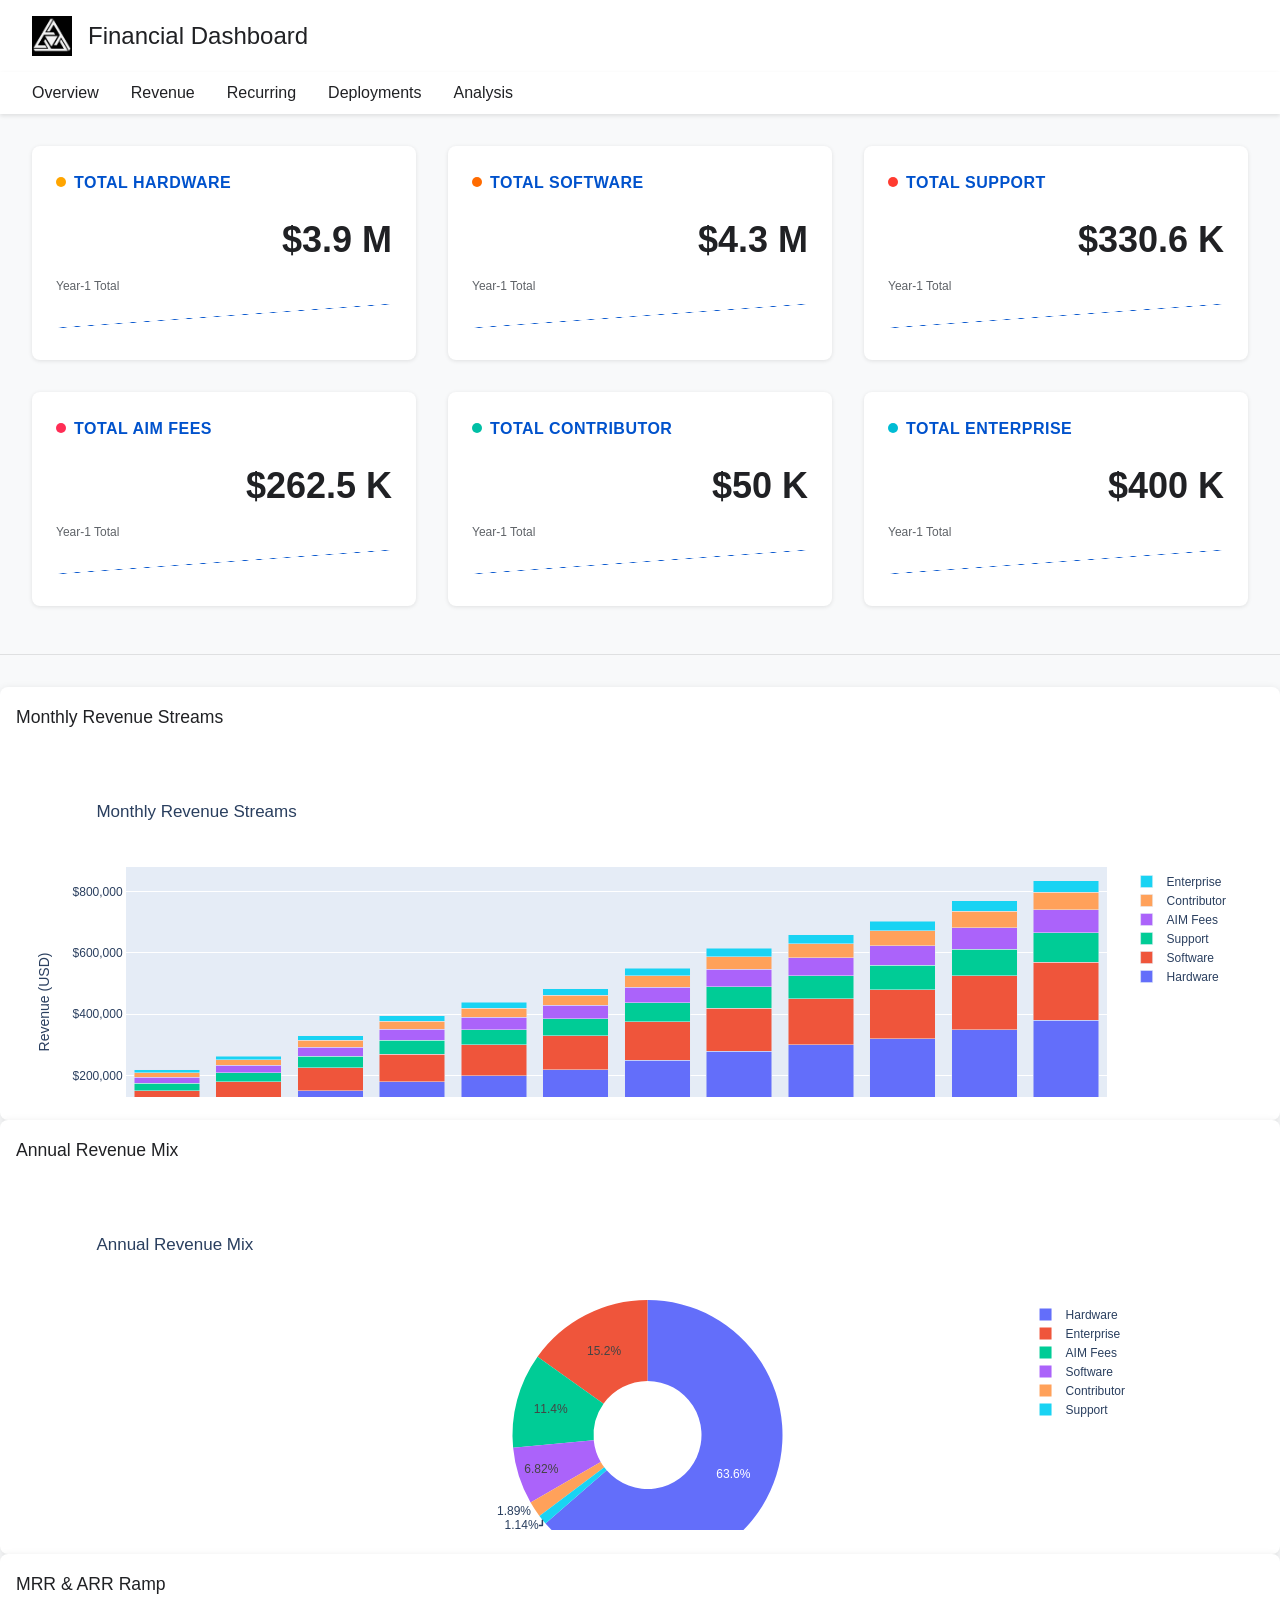
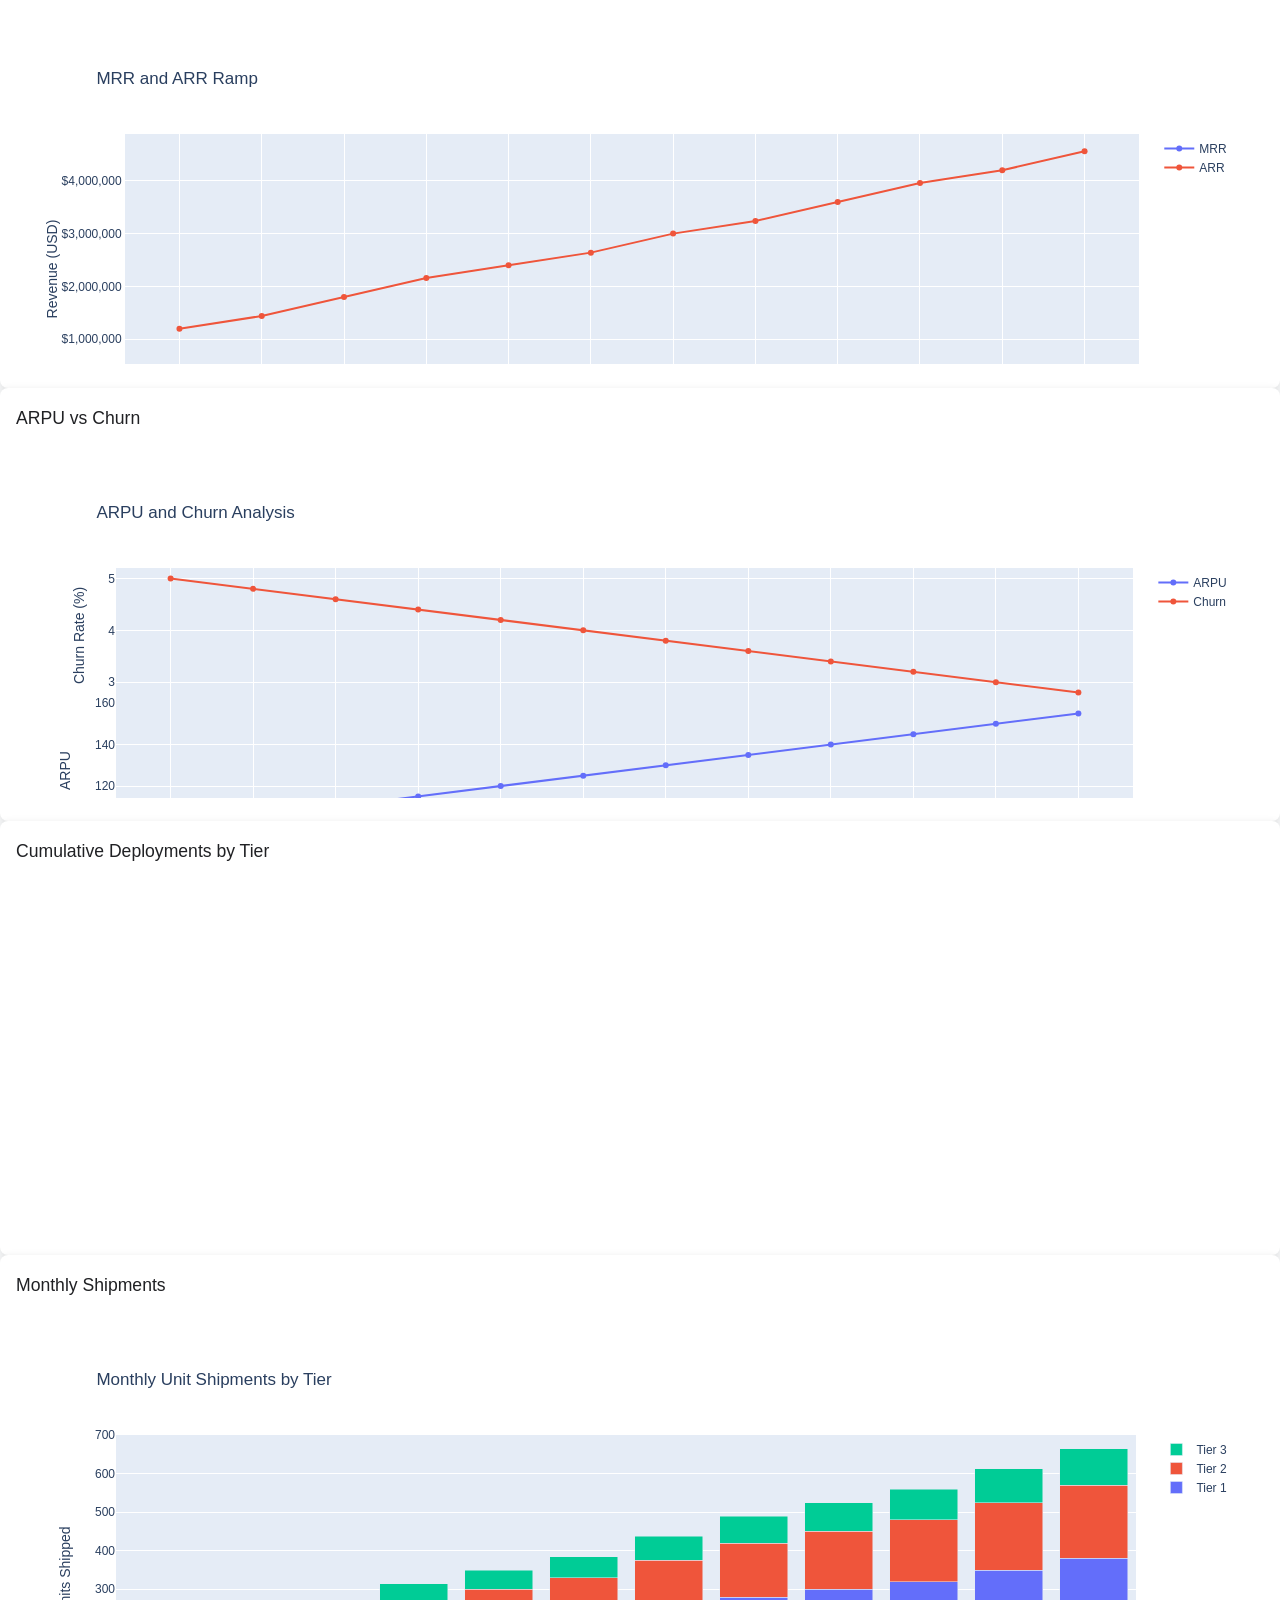
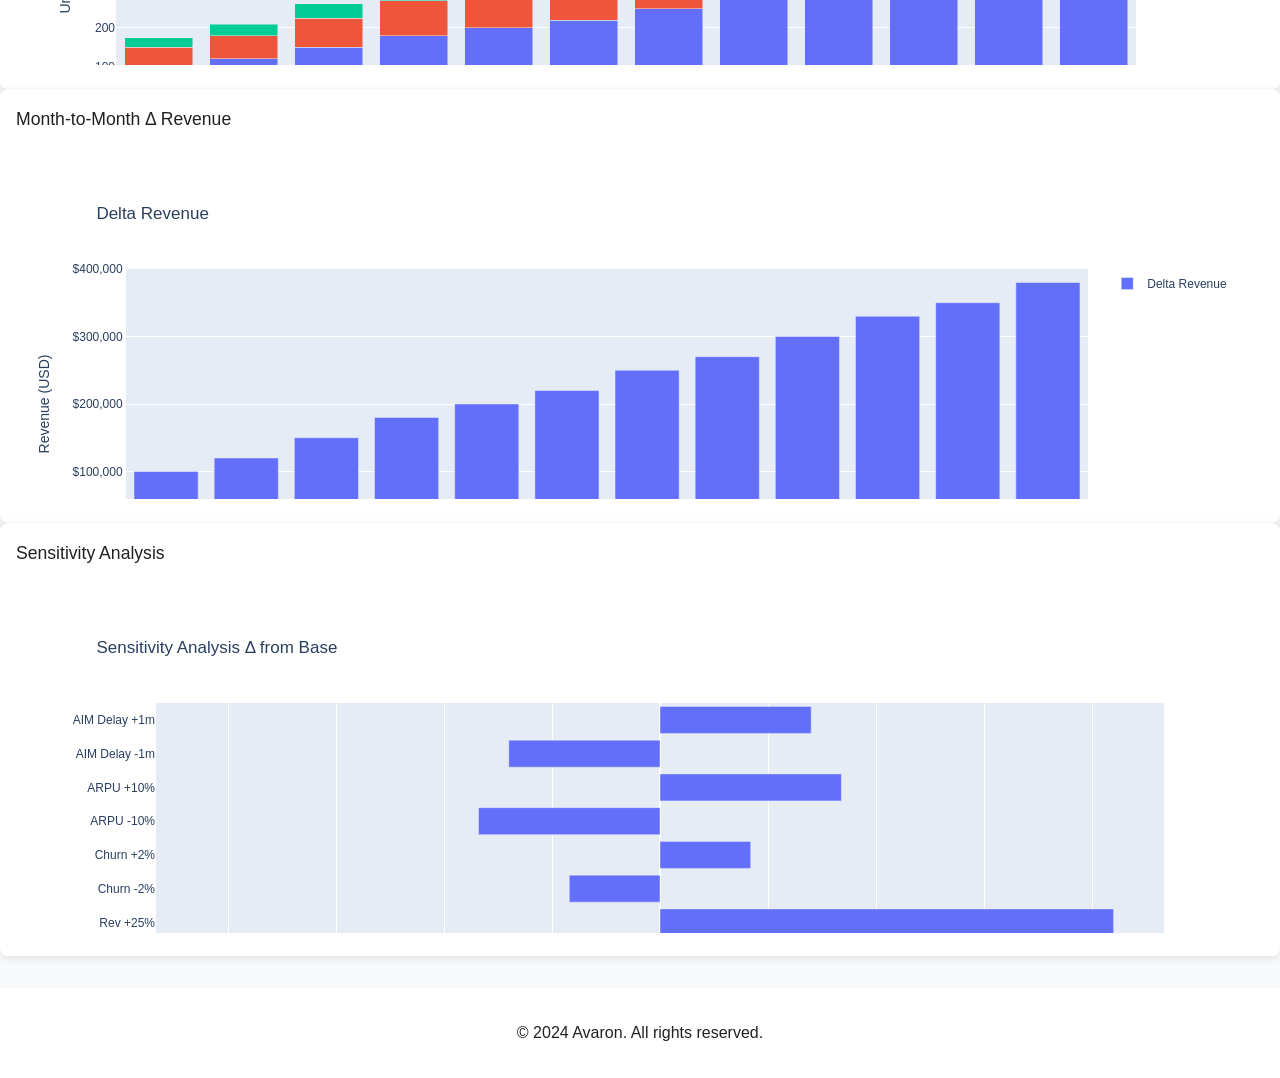
<file: index.html>
<!DOCTYPE html>
<html lang="en">
<head>
    <meta charset="UTF-8">
    <meta name="viewport" content="width=device-width, initial-scale=1.0">
    <title>Avaron Financial Dashboard</title>
    <link rel="stylesheet" href="styles.css">
    <link rel="icon" type="image/png" href="https://www.avaron.com/favicon.ico">
    <script src="assets/js/sparklines.js"></script>
</head>
<body>
    <header>
        <img src="logo.png" alt="Avaron Logo" class="logo">
        <h1>Financial Dashboard</h1>
    </header>

    <nav>
        <ul>
            <li><a href="#hero">Overview</a></li>
            <li><a href="#streams">Revenue</a></li>
            <li><a href="#mrr">Recurring</a></li>
            <li><a href="#units">Deployments</a></li>
            <li><a href="#delta">Analysis</a></li>
        </ul>
    </nav>

    <main>
        <!-- Year-1 Totals KPI Grid -->
        <section id="kpi-hero" class="kpi-grid">
            <div class="kpi-card">
                <div class="kpi-header">
                    <span class="dot yellow"></span>
                    <h4>Total Hardware</h4>
                </div>
                <div class="kpi-value">$3.9 M</div>
                <div class="kpi-caption">Year-1 Total</div>
                <canvas class="sparkline" data-values="[63.6,127.2,190.8,254.4,318,381.6,445.2,508.8,572.4,636,699.6,763.2]"></canvas>
            </div>
            <div class="kpi-card">
                <div class="kpi-header">
                    <span class="dot orange"></span>
                    <h4>Total Software</h4>
                </div>
                <div class="kpi-value">$4.3 M</div>
                <div class="kpi-caption">Year-1 Total</div>
                <canvas class="sparkline" data-values="[70.4,140.8,211.2,281.6,352,422.4,492.8,563.2,633.6,704,774.4,844.8]"></canvas>
            </div>
            <div class="kpi-card">
                <div class="kpi-header">
                    <span class="dot red"></span>
                    <h4>Total Support</h4>
                </div>
                <div class="kpi-value">$330.6 K</div>
                <div class="kpi-caption">Year-1 Total</div>
                <canvas class="sparkline" data-values="[5.4,10.8,16.2,21.6,27,32.4,37.8,43.2,48.6,54,59.4,64.8]"></canvas>
            </div>
            <div class="kpi-card">
                <div class="kpi-header">
                    <span class="dot pink"></span>
                    <h4>Total AIM Fees</h4>
                </div>
                <div class="kpi-value">$262.5 K</div>
                <div class="kpi-caption">Year-1 Total</div>
                <canvas class="sparkline" data-values="[4.3,8.6,12.9,17.2,21.5,25.8,30.1,34.4,38.7,43,47.3,51.6]"></canvas>
            </div>
            <div class="kpi-card">
                <div class="kpi-header">
                    <span class="dot teal"></span>
                    <h4>Total Contributor</h4>
                </div>
                <div class="kpi-value">$50 K</div>
                <div class="kpi-caption">Year-1 Total</div>
                <canvas class="sparkline" data-values="[0.8,1.6,2.4,3.2,4,4.8,5.6,6.4,7.2,8,8.8,9.6]"></canvas>
            </div>
            <div class="kpi-card">
                <div class="kpi-header">
                    <span class="dot cyan"></span>
                    <h4>Total Enterprise</h4>
                </div>
                <div class="kpi-value">$400 K</div>
                <div class="kpi-caption">Year-1 Total</div>
                <canvas class="sparkline" data-values="[6.5,13,19.5,26,32.5,39,45.5,52,58.5,65,71.5,78]"></canvas>
            </div>
        </section>

        <!-- Chart Grid Layout -->
        <section id="dashboard" class="chart-grid">
            <!-- Group 1: Core Revenue -->
            <div class="chart-card" id="streams">
                <h4>Monthly Revenue Streams</h4>
                <iframe src="monthly_revenue_streams.html"></iframe>
            </div>
            <div class="chart-card" id="mix">
                <h4>Annual Revenue Mix</h4>
                <iframe src="annual_mix.html"></iframe>
            </div>

            <!-- Group 2: Recurring Metrics -->
            <div class="chart-card" id="mrr">
                <h4>MRR & ARR Ramp</h4>
                <iframe src="mrr_arr_ramp.html"></iframe>
            </div>
            <div class="chart-card" id="arpu">
                <h4>ARPU vs Churn</h4>
                <iframe src="arpu_churn.html"></iframe>
            </div>

            <!-- Group 3: Unit Deployments -->
            <div class="chart-card" id="units">
                <h4>Cumulative Deployments by Tier</h4>
                <iframe src="cumulative_by_tier.html"></iframe>
            </div>
            <div class="chart-card" id="ship">
                <h4>Monthly Shipments</h4>
                <iframe src="unit_shipments.html"></iframe>
            </div>

            <!-- Group 4: Movement & Sensitivity -->
            <div class="chart-card" id="delta">
                <h4>Month-to-Month Δ Revenue</h4>
                <iframe src="delta_revenue.html"></iframe>
            </div>
            <div class="chart-card" id="sens">
                <h4>Sensitivity Analysis</h4>
                <iframe src="sensitivity_waterfall.html"></iframe>
            </div>
        </section>
    </main>

    <footer>
        <p>© 2024 Avaron. All rights reserved.</p>
    </footer>
</body>
</html>
</file>
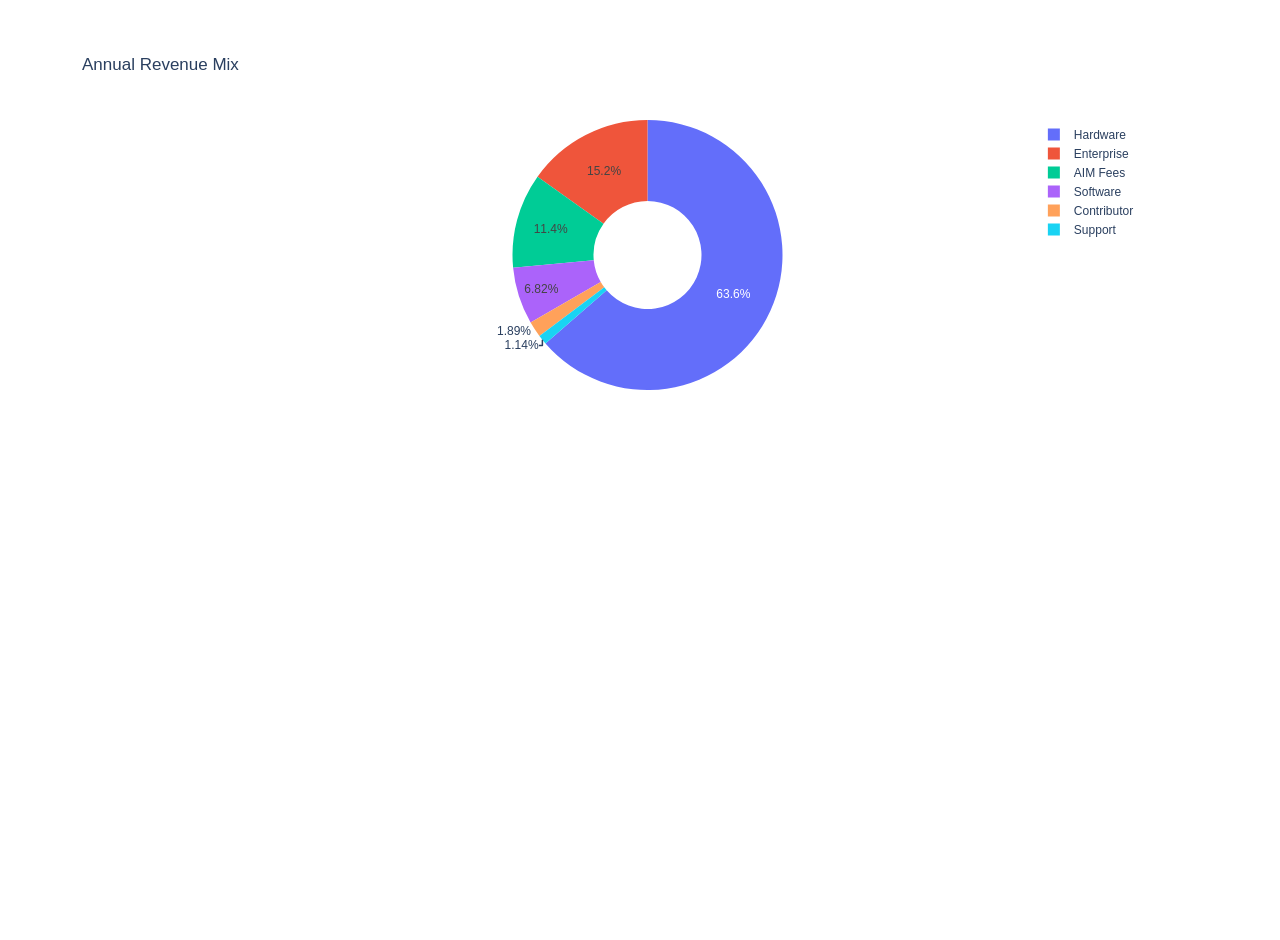
<file: annual_mix.html>
<!DOCTYPE html>
<html>
<head>
    <meta charset="utf-8" />
    <meta name="viewport" content="width=device-width, initial-scale=1">
    <title>Annual Revenue Mix</title>
    <style>
        body {
            margin: 0;
            padding: 20px;
            font-family: Arial, sans-serif;
        }
        .plot-container {
            width: 100%;
            height: 100vh;
        }
    </style>
</head>
<body>
    <div class="plot-container">
        <script type="text/javascript">window.PlotlyConfig = {MathJaxConfig: 'local'};</script>
        <script src="https://cdn.plot.ly/plotly-2.24.1.min.js"></script>
        <div id="plot"></div>
        <script type="text/javascript">
            var data = [{
                "domain": {"x": [0.0, 1.0], "y": [0.0, 1.0]},
                "hole": 0.4,
                "hovertemplate": "Stream=%{label}<br>Value=%{value}<extra></extra>",
                "labels": ["Hardware", "Software", "Support", "AIM Fees", "Contributor", "Enterprise"],
                "legendgroup": "",
                "name": "",
                "showlegend": true,
                "values": [1680000, 180000, 30000, 300000, 50000, 400000],
                "type": "pie"
            }];
            var layout = {
                "template": {
                    "data": {
                        "histogram2dcontour": [{"type": "histogram2dcontour", "colorbar": {"outlinewidth": 0, "ticks": ""}, "colorscale": [[0.0, "#0d0887"], [0.1111111111111111, "#46039f"], [0.2222222222222222, "#7201a8"], [0.3333333333333333, "#9c179e"], [0.4444444444444444, "#bd3786"], [0.5555555555555556, "#d8576b"], [0.6666666666666666, "#ed7953"], [0.7777777777777778, "#fb9f3a"], [0.8888888888888888, "#fdca26"], [1.0, "#f0f921"]]}],
                        "choropleth": [{"type": "choropleth", "colorbar": {"outlinewidth": 0, "ticks": ""}}],
                        "histogram2d": [{"type": "histogram2d", "colorbar": {"outlinewidth": 0, "ticks": ""}, "colorscale": [[0.0, "#0d0887"], [0.1111111111111111, "#46039f"], [0.2222222222222222, "#7201a8"], [0.3333333333333333, "#9c179e"], [0.4444444444444444, "#bd3786"], [0.5555555555555556, "#d8576b"], [0.6666666666666666, "#ed7953"], [0.7777777777777778, "#fb9f3a"], [0.8888888888888888, "#fdca26"], [1.0, "#f0f921"]]}],
                        "heatmap": [{"type": "heatmap", "colorbar": {"outlinewidth": 0, "ticks": ""}, "colorscale": [[0.0, "#0d0887"], [0.1111111111111111, "#46039f"], [0.2222222222222222, "#7201a8"], [0.3333333333333333, "#9c179e"], [0.4444444444444444, "#bd3786"], [0.5555555555555556, "#d8576b"], [0.6666666666666666, "#ed7953"], [0.7777777777777778, "#fb9f3a"], [0.8888888888888888, "#fdca26"], [1.0, "#f0f921"]]}],
                        "contourcarpet": [{"type": "contourcarpet", "colorbar": {"outlinewidth": 0, "ticks": ""}}],
                        "contour": [{"type": "contour", "colorbar": {"outlinewidth": 0, "ticks": ""}, "colorscale": [[0.0, "#0d0887"], [0.1111111111111111, "#46039f"], [0.2222222222222222, "#7201a8"], [0.3333333333333333, "#9c179e"], [0.4444444444444444, "#bd3786"], [0.5555555555555556, "#d8576b"], [0.6666666666666666, "#ed7953"], [0.7777777777777778, "#fb9f3a"], [0.8888888888888888, "#fdca26"], [1.0, "#f0f921"]]}],
                        "surface": [{"type": "surface", "colorbar": {"outlinewidth": 0, "ticks": ""}, "colorscale": [[0.0, "#0d0887"], [0.1111111111111111, "#46039f"], [0.2222222222222222, "#7201a8"], [0.3333333333333333, "#9c179e"], [0.4444444444444444, "#bd3786"], [0.5555555555555556, "#d8576b"], [0.6666666666666666, "#ed7953"], [0.7777777777777778, "#fb9f3a"], [0.8888888888888888, "#fdca26"], [1.0, "#f0f921"]]}],
                        "mesh3d": [{"type": "mesh3d", "colorbar": {"outlinewidth": 0, "ticks": ""}}],
                        "scatter": [{"fillpattern": {"fillmode": "overlay", "size": 10, "solidity": 0.2}, "type": "scatter"}],
                        "parcoords": [{"type": "parcoords", "line": {"colorbar": {"outlinewidth": 0, "ticks": ""}}}],
                        "scatterpolargl": [{"type": "scatterpolargl", "marker": {"colorbar": {"outlinewidth": 0, "ticks": ""}}}],
                        "bar": [{"error_x": {"color": "#2a3f5f"}, "error_y": {"color": "#2a3f5f"}, "marker": {"line": {"color": "#E5ECF6", "width": 0.5}, "pattern": {"fillmode": "overlay", "size": 10, "solidity": 0.2}}, "type": "bar"}],
                        "scattergeo": [{"type": "scattergeo", "marker": {"colorbar": {"outlinewidth": 0, "ticks": ""}}}],
                        "scatterpolar": [{"type": "scatterpolar", "marker": {"colorbar": {"outlinewidth": 0, "ticks": ""}}}],
                        "histogram": [{"marker": {"pattern": {"fillmode": "overlay", "size": 10, "solidity": 0.2}}, "type": "histogram"}],
                        "scattergl": [{"type": "scattergl", "marker": {"colorbar": {"outlinewidth": 0, "ticks": ""}}}],
                        "scatter3d": [{"type": "scatter3d", "line": {"colorbar": {"outlinewidth": 0, "ticks": ""}}, "marker": {"colorbar": {"outlinewidth": 0, "ticks": ""}}}],
                        "scattermap": [{"type": "scattermap", "marker": {"colorbar": {"outlinewidth": 0, "ticks": ""}}}],
                        "scattermapbox": [{"type": "scattermapbox", "marker": {"colorbar": {"outlinewidth": 0, "ticks": ""}}}],
                        "scatterternary": [{"type": "scatterternary", "marker": {"colorbar": {"outlinewidth": 0, "ticks": ""}}}],
                        "scattercarpet": [{"type": "scattercarpet", "marker": {"colorbar": {"outlinewidth": 0, "ticks": ""}}}],
                        "carpet": [{"aaxis": {"endlinecolor": "#2a3f5f", "gridcolor": "white", "linecolor": "white", "minorgridcolor": "white", "startlinecolor": "#2a3f5f"}, "baxis": {"endlinecolor": "#2a3f5f", "gridcolor": "white", "linecolor": "white", "minorgridcolor": "white", "startlinecolor": "#2a3f5f"}, "type": "carpet"}],
                        "table": [{"cells": {"fill": {"color": "#EBF0F8"}, "line": {"color": "white"}}, "header": {"fill": {"color": "#C8D4E3"}, "line": {"color": "white"}}, "type": "table"}],
                        "barpolar": [{"marker": {"line": {"color": "#E5ECF6", "width": 0.5}, "pattern": {"fillmode": "overlay", "size": 10, "solidity": 0.2}}, "type": "barpolar"}],
                        "pie": [{"automargin": true, "type": "pie"}]
                    },
                    "layout": {
                        "autotypenumbers": "strict",
                        "colorway": ["#636efa", "#EF553B", "#00cc96", "#ab63fa", "#FFA15A", "#19d3f3", "#FF6692", "#B6E880", "#FF97FF", "#FECB52"],
                        "font": {"color": "#2a3f5f"},
                        "hovermode": "closest",
                        "hoverlabel": {"align": "left"},
                        "paper_bgcolor": "white",
                        "plot_bgcolor": "#E5ECF6",
                        "polar": {"bgcolor": "#E5ECF6", "angularaxis": {"gridcolor": "white", "linecolor": "white", "ticks": ""}, "radialaxis": {"gridcolor": "white", "linecolor": "white", "ticks": ""}},
                        "ternary": {"bgcolor": "#E5ECF6", "aaxis": {"gridcolor": "white", "linecolor": "white", "ticks": ""}, "baxis": {"gridcolor": "white", "linecolor": "white", "ticks": ""}, "caxis": {"gridcolor": "white", "linecolor": "white", "ticks": ""}},
                        "coloraxis": {"colorbar": {"outlinewidth": 0, "ticks": ""}},
                        "colorscale": {
                            "sequential": [[0.0, "#0d0887"], [0.1111111111111111, "#46039f"], [0.2222222222222222, "#7201a8"], [0.3333333333333333, "#9c179e"], [0.4444444444444444, "#bd3786"], [0.5555555555555556, "#d8576b"], [0.6666666666666666, "#ed7953"], [0.7777777777777778, "#fb9f3a"], [0.8888888888888888, "#fdca26"], [1.0, "#f0f921"]],
                            "sequentialminus": [[0.0, "#0d0887"], [0.1111111111111111, "#46039f"], [0.2222222222222222, "#7201a8"], [0.3333333333333333, "#9c179e"], [0.4444444444444444, "#bd3786"], [0.5555555555555556, "#d8576b"], [0.6666666666666666, "#ed7953"], [0.7777777777777778, "#fb9f3a"], [0.8888888888888888, "#fdca26"], [1.0, "#f0f921"]],
                            "diverging": [[0, "#8e0152"], [0.1, "#c51b7d"], [0.2, "#de77ae"], [0.3, "#f1b6da"], [0.4, "#fde0ef"], [0.5, "#f7f7f7"], [0.6, "#e6f5d0"], [0.7, "#b8e186"], [0.8, "#7fbc41"], [0.9, "#4d9221"], [1, "#276419"]]
                        },
                        "xaxis": {"gridcolor": "white", "linecolor": "white", "ticks": "", "title": {"standoff": 15}, "zerolinecolor": "white", "automargin": true, "zerolinewidth": 2},
                        "yaxis": {"gridcolor": "white", "linecolor": "white", "ticks": "", "title": {"standoff": 15}, "zerolinecolor": "white", "automargin": true, "zerolinewidth": 2},
                        "scene": {
                            "xaxis": {"backgroundcolor": "#E5ECF6", "gridcolor": "white", "linecolor": "white", "showbackground": true, "ticks": "", "zerolinecolor": "white", "gridwidth": 2},
                            "yaxis": {"backgroundcolor": "#E5ECF6", "gridcolor": "white", "linecolor": "white", "showbackground": true, "ticks": "", "zerolinecolor": "white", "gridwidth": 2},
                            "zaxis": {"backgroundcolor": "#E5ECF6", "gridcolor": "white", "linecolor": "white", "showbackground": true, "ticks": "", "zerolinecolor": "white", "gridwidth": 2}
                        },
                        "shapedefaults": {"line": {"color": "#2a3f5f"}},
                        "annotationdefaults": {"arrowcolor": "#2a3f5f", "arrowhead": 0, "arrowwidth": 1},
                        "geo": {"bgcolor": "white", "landcolor": "#E5ECF6", "subunitcolor": "white", "showland": true, "showlakes": true, "lakecolor": "white"},
                        "title": {"x": 0.05},
                        "mapbox": {"style": "light"}
                    }
                },
                "legend": {"tracegroupgap": 0},
                "title": {"text": "Annual Revenue Mix"}
            };
            Plotly.newPlot('plot', data, layout, {responsive: true});
        </script>
    </div>
</body>
</html>
</file>
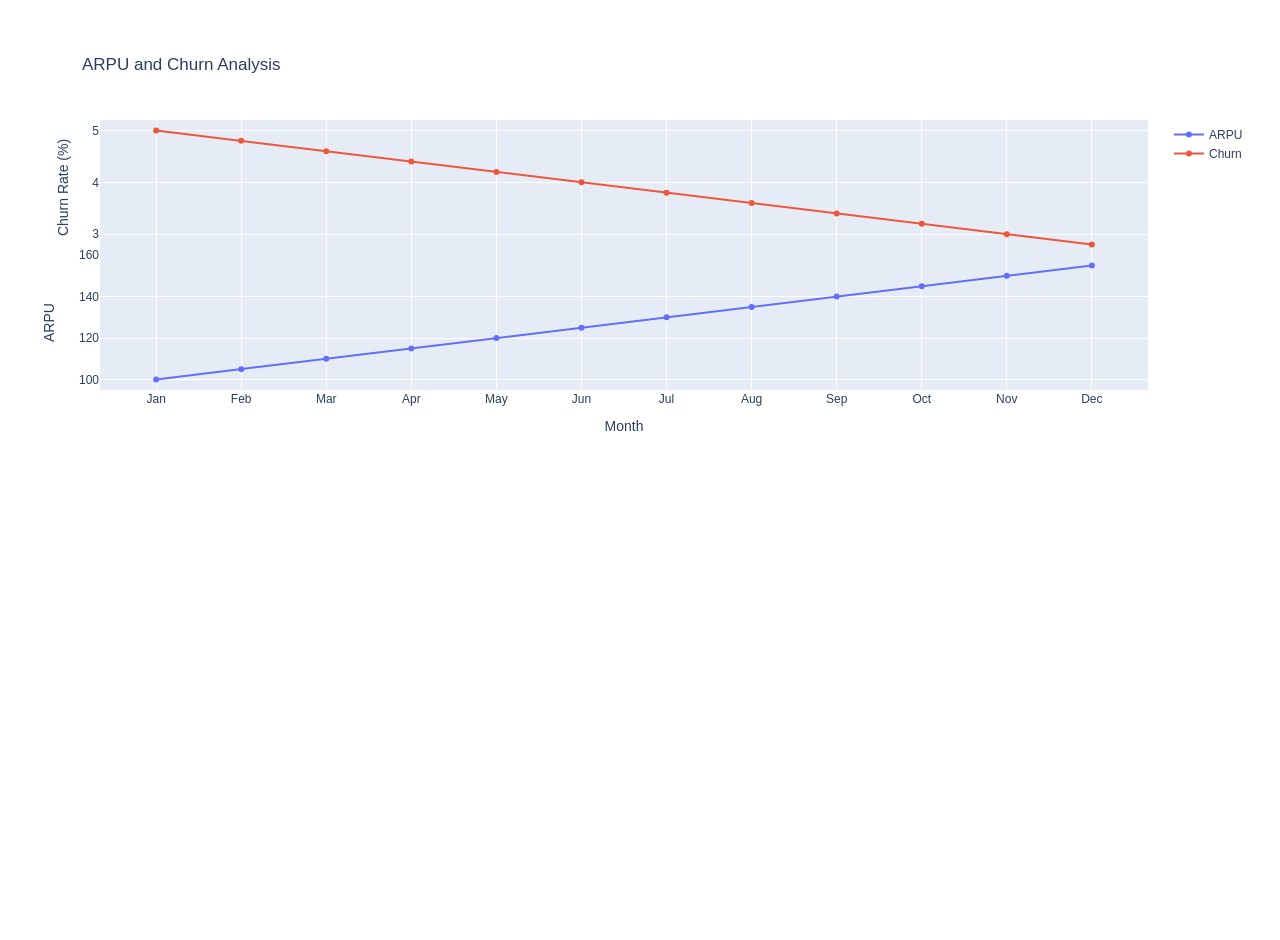
<file: arpu_churn.html>
<!DOCTYPE html>
<html>
<head>
    <meta charset="utf-8" />
    <meta name="viewport" content="width=device-width, initial-scale=1">
    <title>ARPU and Churn Analysis</title>
    <style>
        body {
            margin: 0;
            padding: 20px;
            font-family: Arial, sans-serif;
        }
        .plot-container {
            width: 100%;
            height: 100vh;
        }
    </style>
</head>
<body>
    <div class="plot-container">
        <script type="text/javascript">window.PlotlyConfig = {MathJaxConfig: 'local'};</script>
        <script src="https://cdn.plot.ly/plotly-2.24.1.min.js"></script>
        <div id="plot"></div>
        <script type="text/javascript">
            var data = [{
                "hovertemplate": "Month=%{x}<br>ARPU=%{y}<extra></extra>",
                "legendgroup": "",
                "marker": {"color": "#636efa"},
                "name": "ARPU",
                "showlegend": true,
                "x": ["Jan", "Feb", "Mar", "Apr", "May", "Jun", "Jul", "Aug", "Sep", "Oct", "Nov", "Dec"],
                "xaxis": "x",
                "y": [100, 105, 110, 115, 120, 125, 130, 135, 140, 145, 150, 155],
                "yaxis": "y",
                "type": "scatter"
            }, {
                "hovertemplate": "Month=%{x}<br>Churn=%{y}<extra></extra>",
                "legendgroup": "",
                "marker": {"color": "#EF553B"},
                "name": "Churn",
                "showlegend": true,
                "x": ["Jan", "Feb", "Mar", "Apr", "May", "Jun", "Jul", "Aug", "Sep", "Oct", "Nov", "Dec"],
                "xaxis": "x",
                "y": [5, 4.8, 4.6, 4.4, 4.2, 4.0, 3.8, 3.6, 3.4, 3.2, 3.0, 2.8],
                "yaxis": "y2",
                "type": "scatter"
            }];
            var layout = {
                "template": {
                    "data": {
                        "histogram2dcontour": [{"type": "histogram2dcontour", "colorbar": {"outlinewidth": 0, "ticks": ""}, "colorscale": [[0.0, "#0d0887"], [0.1111111111111111, "#46039f"], [0.2222222222222222, "#7201a8"], [0.3333333333333333, "#9c179e"], [0.4444444444444444, "#bd3786"], [0.5555555555555556, "#d8576b"], [0.6666666666666666, "#ed7953"], [0.7777777777777778, "#fb9f3a"], [0.8888888888888888, "#fdca26"], [1.0, "#f0f921"]]}],
                        "choropleth": [{"type": "choropleth", "colorbar": {"outlinewidth": 0, "ticks": ""}}],
                        "histogram2d": [{"type": "histogram2d", "colorbar": {"outlinewidth": 0, "ticks": ""}, "colorscale": [[0.0, "#0d0887"], [0.1111111111111111, "#46039f"], [0.2222222222222222, "#7201a8"], [0.3333333333333333, "#9c179e"], [0.4444444444444444, "#bd3786"], [0.5555555555555556, "#d8576b"], [0.6666666666666666, "#ed7953"], [0.7777777777777778, "#fb9f3a"], [0.8888888888888888, "#fdca26"], [1.0, "#f0f921"]]}],
                        "heatmap": [{"type": "heatmap", "colorbar": {"outlinewidth": 0, "ticks": ""}, "colorscale": [[0.0, "#0d0887"], [0.1111111111111111, "#46039f"], [0.2222222222222222, "#7201a8"], [0.3333333333333333, "#9c179e"], [0.4444444444444444, "#bd3786"], [0.5555555555555556, "#d8576b"], [0.6666666666666666, "#ed7953"], [0.7777777777777778, "#fb9f3a"], [0.8888888888888888, "#fdca26"], [1.0, "#f0f921"]]}],
                        "contourcarpet": [{"type": "contourcarpet", "colorbar": {"outlinewidth": 0, "ticks": ""}}],
                        "contour": [{"type": "contour", "colorbar": {"outlinewidth": 0, "ticks": ""}, "colorscale": [[0.0, "#0d0887"], [0.1111111111111111, "#46039f"], [0.2222222222222222, "#7201a8"], [0.3333333333333333, "#9c179e"], [0.4444444444444444, "#bd3786"], [0.5555555555555556, "#d8576b"], [0.6666666666666666, "#ed7953"], [0.7777777777777778, "#fb9f3a"], [0.8888888888888888, "#fdca26"], [1.0, "#f0f921"]]}],
                        "surface": [{"type": "surface", "colorbar": {"outlinewidth": 0, "ticks": ""}, "colorscale": [[0.0, "#0d0887"], [0.1111111111111111, "#46039f"], [0.2222222222222222, "#7201a8"], [0.3333333333333333, "#9c179e"], [0.4444444444444444, "#bd3786"], [0.5555555555555556, "#d8576b"], [0.6666666666666666, "#ed7953"], [0.7777777777777778, "#fb9f3a"], [0.8888888888888888, "#fdca26"], [1.0, "#f0f921"]]}],
                        "mesh3d": [{"type": "mesh3d", "colorbar": {"outlinewidth": 0, "ticks": ""}}],
                        "scatter": [{"fillpattern": {"fillmode": "overlay", "size": 10, "solidity": 0.2}, "type": "scatter"}],
                        "parcoords": [{"type": "parcoords", "line": {"colorbar": {"outlinewidth": 0, "ticks": ""}}}],
                        "scatterpolargl": [{"type": "scatterpolargl", "marker": {"colorbar": {"outlinewidth": 0, "ticks": ""}}}],
                        "bar": [{"error_x": {"color": "#2a3f5f"}, "error_y": {"color": "#2a3f5f"}, "marker": {"line": {"color": "#E5ECF6", "width": 0.5}, "pattern": {"fillmode": "overlay", "size": 10, "solidity": 0.2}}, "type": "bar"}],
                        "scattergeo": [{"type": "scattergeo", "marker": {"colorbar": {"outlinewidth": 0, "ticks": ""}}}],
                        "scatterpolar": [{"type": "scatterpolar", "marker": {"colorbar": {"outlinewidth": 0, "ticks": ""}}}],
                        "histogram": [{"marker": {"pattern": {"fillmode": "overlay", "size": 10, "solidity": 0.2}}, "type": "histogram"}],
                        "scattergl": [{"type": "scattergl", "marker": {"colorbar": {"outlinewidth": 0, "ticks": ""}}}],
                        "scatter3d": [{"type": "scatter3d", "line": {"colorbar": {"outlinewidth": 0, "ticks": ""}}, "marker": {"colorbar": {"outlinewidth": 0, "ticks": ""}}}],
                        "scattermap": [{"type": "scattermap", "marker": {"colorbar": {"outlinewidth": 0, "ticks": ""}}}],
                        "scattermapbox": [{"type": "scattermapbox", "marker": {"colorbar": {"outlinewidth": 0, "ticks": ""}}}],
                        "scatterternary": [{"type": "scatterternary", "marker": {"colorbar": {"outlinewidth": 0, "ticks": ""}}}],
                        "scattercarpet": [{"type": "scattercarpet", "marker": {"colorbar": {"outlinewidth": 0, "ticks": ""}}}],
                        "carpet": [{"aaxis": {"endlinecolor": "#2a3f5f", "gridcolor": "white", "linecolor": "white", "minorgridcolor": "white", "startlinecolor": "#2a3f5f"}, "baxis": {"endlinecolor": "#2a3f5f", "gridcolor": "white", "linecolor": "white", "minorgridcolor": "white", "startlinecolor": "#2a3f5f"}, "type": "carpet"}],
                        "table": [{"cells": {"fill": {"color": "#EBF0F8"}, "line": {"color": "white"}}, "header": {"fill": {"color": "#C8D4E3"}, "line": {"color": "white"}}, "type": "table"}],
                        "barpolar": [{"marker": {"line": {"color": "#E5ECF6", "width": 0.5}, "pattern": {"fillmode": "overlay", "size": 10, "solidity": 0.2}}, "type": "barpolar"}],
                        "pie": [{"automargin": true, "type": "pie"}]
                    },
                    "layout": {
                        "autotypenumbers": "strict",
                        "colorway": ["#636efa", "#EF553B", "#00cc96", "#ab63fa", "#FFA15A", "#19d3f3", "#FF6692", "#B6E880", "#FF97FF", "#FECB52"],
                        "font": {"color": "#2a3f5f"},
                        "hovermode": "closest",
                        "hoverlabel": {"align": "left"},
                        "paper_bgcolor": "white",
                        "plot_bgcolor": "#E5ECF6",
                        "polar": {"bgcolor": "#E5ECF6", "angularaxis": {"gridcolor": "white", "linecolor": "white", "ticks": ""}, "radialaxis": {"gridcolor": "white", "linecolor": "white", "ticks": ""}},
                        "ternary": {"bgcolor": "#E5ECF6", "aaxis": {"gridcolor": "white", "linecolor": "white", "ticks": ""}, "baxis": {"gridcolor": "white", "linecolor": "white", "ticks": ""}, "caxis": {"gridcolor": "white", "linecolor": "white", "ticks": ""}},
                        "coloraxis": {"colorbar": {"outlinewidth": 0, "ticks": ""}},
                        "colorscale": {
                            "sequential": [[0.0, "#0d0887"], [0.1111111111111111, "#46039f"], [0.2222222222222222, "#7201a8"], [0.3333333333333333, "#9c179e"], [0.4444444444444444, "#bd3786"], [0.5555555555555556, "#d8576b"], [0.6666666666666666, "#ed7953"], [0.7777777777777778, "#fb9f3a"], [0.8888888888888888, "#fdca26"], [1.0, "#f0f921"]],
                            "sequentialminus": [[0.0, "#0d0887"], [0.1111111111111111, "#46039f"], [0.2222222222222222, "#7201a8"], [0.3333333333333333, "#9c179e"], [0.4444444444444444, "#bd3786"], [0.5555555555555556, "#d8576b"], [0.6666666666666666, "#ed7953"], [0.7777777777777778, "#fb9f3a"], [0.8888888888888888, "#fdca26"], [1.0, "#f0f921"]],
                            "diverging": [[0, "#8e0152"], [0.1, "#c51b7d"], [0.2, "#de77ae"], [0.3, "#f1b6da"], [0.4, "#fde0ef"], [0.5, "#f7f7f7"], [0.6, "#e6f5d0"], [0.7, "#b8e186"], [0.8, "#7fbc41"], [0.9, "#4d9221"], [1, "#276419"]]
                        },
                        "xaxis": {"gridcolor": "white", "linecolor": "white", "ticks": "", "title": {"standoff": 15}, "zerolinecolor": "white", "automargin": true, "zerolinewidth": 2},
                        "yaxis": {"gridcolor": "white", "linecolor": "white", "ticks": "", "title": {"standoff": 15}, "zerolinecolor": "white", "automargin": true, "zerolinewidth": 2},
                        "scene": {
                            "xaxis": {"backgroundcolor": "#E5ECF6", "gridcolor": "white", "linecolor": "white", "showbackground": true, "ticks": "", "zerolinecolor": "white", "gridwidth": 2},
                            "yaxis": {"backgroundcolor": "#E5ECF6", "gridcolor": "white", "linecolor": "white", "showbackground": true, "ticks": "", "zerolinecolor": "white", "gridwidth": 2},
                            "zaxis": {"backgroundcolor": "#E5ECF6", "gridcolor": "white", "linecolor": "white", "showbackground": true, "ticks": "", "zerolinecolor": "white", "gridwidth": 2}
                        },
                        "shapedefaults": {"line": {"color": "#2a3f5f"}},
                        "annotationdefaults": {"arrowcolor": "#2a3f5f", "arrowhead": 0, "arrowwidth": 1},
                        "geo": {"bgcolor": "white", "landcolor": "#E5ECF6", "subunitcolor": "white", "showland": true, "showlakes": true, "lakecolor": "white"},
                        "title": {"x": 0.05},
                        "mapbox": {"style": "light"}
                    }
                },
                "xaxis": {"anchor": "y", "domain": [0.0, 1.0], "title": {"text": "Month"}},
                "yaxis": {"anchor": "x", "domain": [0.0, 0.5], "title": {"text": "ARPU"}},
                "yaxis2": {"anchor": "x", "domain": [0.5, 1.0], "title": {"text": "Churn Rate (%)"}},
                "legend": {"tracegroupgap": 0},
                "title": {"text": "ARPU and Churn Analysis"}
            };
            Plotly.newPlot('plot', data, layout, {responsive: true});
        </script>
    </div>
</body>
</html>
</file>
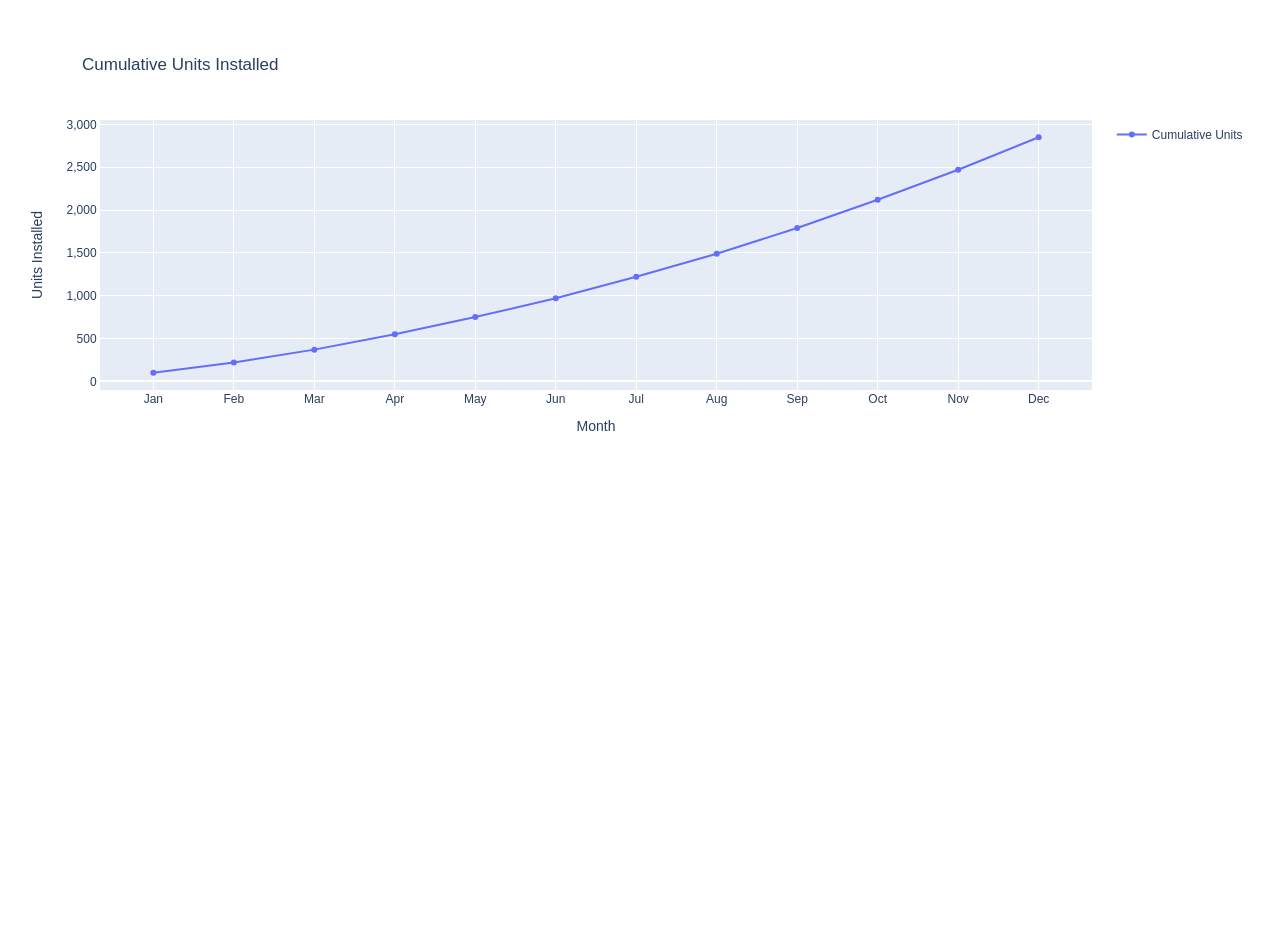
<file: cumulative_units.html>
<!DOCTYPE html>
<html>
<head>
    <meta charset="utf-8" />
    <meta name="viewport" content="width=device-width, initial-scale=1">
    <title>Cumulative Units</title>
    <style>
        body {
            margin: 0;
            padding: 20px;
            font-family: Arial, sans-serif;
        }
        .plot-container {
            width: 100%;
            height: 100vh;
        }
    </style>
</head>
<body>
    <div class="plot-container">
        <script type="text/javascript">window.PlotlyConfig = {MathJaxConfig: 'local'};</script>
        <script src="https://cdn.plot.ly/plotly-2.24.1.min.js"></script>
        <div id="plot"></div>
        <script type="text/javascript">
            var data = [{
                "hovertemplate": "Month=%{x}<br>%{y:,0f} units<extra></extra>",
                "legendgroup": "",
                "marker": {"color": "#636efa"},
                "name": "Cumulative Units",
                "showlegend": true,
                "x": ["Jan", "Feb", "Mar", "Apr", "May", "Jun", "Jul", "Aug", "Sep", "Oct", "Nov", "Dec"],
                "xaxis": "x",
                "y": [100, 220, 370, 550, 750, 970, 1220, 1490, 1790, 2120, 2470, 2850],
                "yaxis": "y",
                "type": "scatter",
                "mode": "lines+markers"
            }];
            var layout = {
                "template": {
                    "data": {
                        "histogram2dcontour": [{"type": "histogram2dcontour", "colorbar": {"outlinewidth": 0, "ticks": ""}, "colorscale": [[0.0, "#0d0887"], [0.1111111111111111, "#46039f"], [0.2222222222222222, "#7201a8"], [0.3333333333333333, "#9c179e"], [0.4444444444444444, "#bd3786"], [0.5555555555555556, "#d8576b"], [0.6666666666666666, "#ed7953"], [0.7777777777777778, "#fb9f3a"], [0.8888888888888888, "#fdca26"], [1.0, "#f0f921"]]}],
                        "choropleth": [{"type": "choropleth", "colorbar": {"outlinewidth": 0, "ticks": ""}}],
                        "histogram2d": [{"type": "histogram2d", "colorbar": {"outlinewidth": 0, "ticks": ""}, "colorscale": [[0.0, "#0d0887"], [0.1111111111111111, "#46039f"], [0.2222222222222222, "#7201a8"], [0.3333333333333333, "#9c179e"], [0.4444444444444444, "#bd3786"], [0.5555555555555556, "#d8576b"], [0.6666666666666666, "#ed7953"], [0.7777777777777778, "#fb9f3a"], [0.8888888888888888, "#fdca26"], [1.0, "#f0f921"]]}],
                        "heatmap": [{"type": "heatmap", "colorbar": {"outlinewidth": 0, "ticks": ""}, "colorscale": [[0.0, "#0d0887"], [0.1111111111111111, "#46039f"], [0.2222222222222222, "#7201a8"], [0.3333333333333333, "#9c179e"], [0.4444444444444444, "#bd3786"], [0.5555555555555556, "#d8576b"], [0.6666666666666666, "#ed7953"], [0.7777777777777778, "#fb9f3a"], [0.8888888888888888, "#fdca26"], [1.0, "#f0f921"]]}],
                        "contourcarpet": [{"type": "contourcarpet", "colorbar": {"outlinewidth": 0, "ticks": ""}}],
                        "contour": [{"type": "contour", "colorbar": {"outlinewidth": 0, "ticks": ""}, "colorscale": [[0.0, "#0d0887"], [0.1111111111111111, "#46039f"], [0.2222222222222222, "#7201a8"], [0.3333333333333333, "#9c179e"], [0.4444444444444444, "#bd3786"], [0.5555555555555556, "#d8576b"], [0.6666666666666666, "#ed7953"], [0.7777777777777778, "#fb9f3a"], [0.8888888888888888, "#fdca26"], [1.0, "#f0f921"]]}],
                        "surface": [{"type": "surface", "colorbar": {"outlinewidth": 0, "ticks": ""}, "colorscale": [[0.0, "#0d0887"], [0.1111111111111111, "#46039f"], [0.2222222222222222, "#7201a8"], [0.3333333333333333, "#9c179e"], [0.4444444444444444, "#bd3786"], [0.5555555555555556, "#d8576b"], [0.6666666666666666, "#ed7953"], [0.7777777777777778, "#fb9f3a"], [0.8888888888888888, "#fdca26"], [1.0, "#f0f921"]]}],
                        "mesh3d": [{"type": "mesh3d", "colorbar": {"outlinewidth": 0, "ticks": ""}}],
                        "scatter": [{"fillpattern": {"fillmode": "overlay", "size": 10, "solidity": 0.2}, "type": "scatter"}],
                        "parcoords": [{"type": "parcoords", "line": {"colorbar": {"outlinewidth": 0, "ticks": ""}}}],
                        "scatterpolargl": [{"type": "scatterpolargl", "marker": {"colorbar": {"outlinewidth": 0, "ticks": ""}}}],
                        "bar": [{"error_x": {"color": "#2a3f5f"}, "error_y": {"color": "#2a3f5f"}, "marker": {"line": {"color": "#E5ECF6", "width": 0.5}, "pattern": {"fillmode": "overlay", "size": 10, "solidity": 0.2}}, "type": "bar"}],
                        "scattergeo": [{"type": "scattergeo", "marker": {"colorbar": {"outlinewidth": 0, "ticks": ""}}}],
                        "scatterpolar": [{"type": "scatterpolar", "marker": {"colorbar": {"outlinewidth": 0, "ticks": ""}}}],
                        "histogram": [{"marker": {"pattern": {"fillmode": "overlay", "size": 10, "solidity": 0.2}}, "type": "histogram"}],
                        "scattergl": [{"type": "scattergl", "marker": {"colorbar": {"outlinewidth": 0, "ticks": ""}}}],
                        "scatter3d": [{"type": "scatter3d", "line": {"colorbar": {"outlinewidth": 0, "ticks": ""}}, "marker": {"colorbar": {"outlinewidth": 0, "ticks": ""}}}],
                        "scattermap": [{"type": "scattermap", "marker": {"colorbar": {"outlinewidth": 0, "ticks": ""}}}],
                        "scattermapbox": [{"type": "scattermapbox", "marker": {"colorbar": {"outlinewidth": 0, "ticks": ""}}}],
                        "scatterternary": [{"type": "scatterternary", "marker": {"colorbar": {"outlinewidth": 0, "ticks": ""}}}],
                        "scattercarpet": [{"type": "scattercarpet", "marker": {"colorbar": {"outlinewidth": 0, "ticks": ""}}}],
                        "carpet": [{"aaxis": {"endlinecolor": "#2a3f5f", "gridcolor": "white", "linecolor": "white", "minorgridcolor": "white", "startlinecolor": "#2a3f5f"}, "baxis": {"endlinecolor": "#2a3f5f", "gridcolor": "white", "linecolor": "white", "minorgridcolor": "white", "startlinecolor": "#2a3f5f"}, "type": "carpet"}],
                        "table": [{"cells": {"fill": {"color": "#EBF0F8"}, "line": {"color": "white"}}, "header": {"fill": {"color": "#C8D4E3"}, "line": {"color": "white"}}, "type": "table"}],
                        "barpolar": [{"marker": {"line": {"color": "#E5ECF6", "width": 0.5}, "pattern": {"fillmode": "overlay", "size": 10, "solidity": 0.2}}, "type": "barpolar"}],
                        "pie": [{"automargin": true, "type": "pie"}]
                    },
                    "layout": {
                        "autotypenumbers": "strict",
                        "colorway": ["#636efa", "#EF553B", "#00cc96", "#ab63fa", "#FFA15A", "#19d3f3", "#FF6692", "#B6E880", "#FF97FF", "#FECB52"],
                        "font": {"color": "#2a3f5f"},
                        "hovermode": "closest",
                        "hoverlabel": {"align": "left"},
                        "paper_bgcolor": "white",
                        "plot_bgcolor": "#E5ECF6",
                        "polar": {"bgcolor": "#E5ECF6", "angularaxis": {"gridcolor": "white", "linecolor": "white", "ticks": ""}, "radialaxis": {"gridcolor": "white", "linecolor": "white", "ticks": ""}},
                        "ternary": {"bgcolor": "#E5ECF6", "aaxis": {"gridcolor": "white", "linecolor": "white", "ticks": ""}, "baxis": {"gridcolor": "white", "linecolor": "white", "ticks": ""}, "caxis": {"gridcolor": "white", "linecolor": "white", "ticks": ""}},
                        "coloraxis": {"colorbar": {"outlinewidth": 0, "ticks": ""}},
                        "colorscale": {
                            "sequential": [[0.0, "#0d0887"], [0.1111111111111111, "#46039f"], [0.2222222222222222, "#7201a8"], [0.3333333333333333, "#9c179e"], [0.4444444444444444, "#bd3786"], [0.5555555555555556, "#d8576b"], [0.6666666666666666, "#ed7953"], [0.7777777777777778, "#fb9f3a"], [0.8888888888888888, "#fdca26"], [1.0, "#f0f921"]],
                            "sequentialminus": [[0.0, "#0d0887"], [0.1111111111111111, "#46039f"], [0.2222222222222222, "#7201a8"], [0.3333333333333333, "#9c179e"], [0.4444444444444444, "#bd3786"], [0.5555555555555556, "#d8576b"], [0.6666666666666666, "#ed7953"], [0.7777777777777778, "#fb9f3a"], [0.8888888888888888, "#fdca26"], [1.0, "#f0f921"]],
                            "diverging": [[0, "#8e0152"], [0.1, "#c51b7d"], [0.2, "#de77ae"], [0.3, "#f1b6da"], [0.4, "#fde0ef"], [0.5, "#f7f7f7"], [0.6, "#e6f5d0"], [0.7, "#b8e186"], [0.8, "#7fbc41"], [0.9, "#4d9221"], [1, "#276419"]]
                        },
                        "xaxis": {"gridcolor": "white", "linecolor": "white", "ticks": "", "title": {"standoff": 15}, "zerolinecolor": "white", "automargin": true, "zerolinewidth": 2},
                        "yaxis": {"gridcolor": "white", "linecolor": "white", "ticks": "", "title": {"standoff": 15}, "zerolinecolor": "white", "automargin": true, "zerolinewidth": 2},
                        "scene": {
                            "xaxis": {"backgroundcolor": "#E5ECF6", "gridcolor": "white", "linecolor": "white", "showbackground": true, "ticks": "", "zerolinecolor": "white", "gridwidth": 2},
                            "yaxis": {"backgroundcolor": "#E5ECF6", "gridcolor": "white", "linecolor": "white", "showbackground": true, "ticks": "", "zerolinecolor": "white", "gridwidth": 2},
                            "zaxis": {"backgroundcolor": "#E5ECF6", "gridcolor": "white", "linecolor": "white", "showbackground": true, "ticks": "", "zerolinecolor": "white", "gridwidth": 2}
                        },
                        "shapedefaults": {"line": {"color": "#2a3f5f"}},
                        "annotationdefaults": {"arrowcolor": "#2a3f5f", "arrowhead": 0, "arrowwidth": 1},
                        "geo": {"bgcolor": "white", "landcolor": "#E5ECF6", "subunitcolor": "white", "showland": true, "showlakes": true, "lakecolor": "white"},
                        "title": {"x": 0.05},
                        "mapbox": {"style": "light"}
                    }
                },
                "xaxis": {"anchor": "y", "domain": [0.0, 1.0], "title": {"text": "Month"}},
                "yaxis": {
                    "title": {"text": "Units Installed"},
                    "tickformat": ",",
                    "gridcolor": "white",
                    "linecolor": "white",
                    "ticks": "",
                    "zerolinecolor": "white",
                    "automargin": true,
                    "zerolinewidth": 2
                },
                "legend": {"tracegroupgap": 0},
                "title": {"text": "Cumulative Units Installed"}
            };
            Plotly.newPlot('plot', data, layout, {responsive: true});
        </script>
    </div>
</body>
</html>
</file>
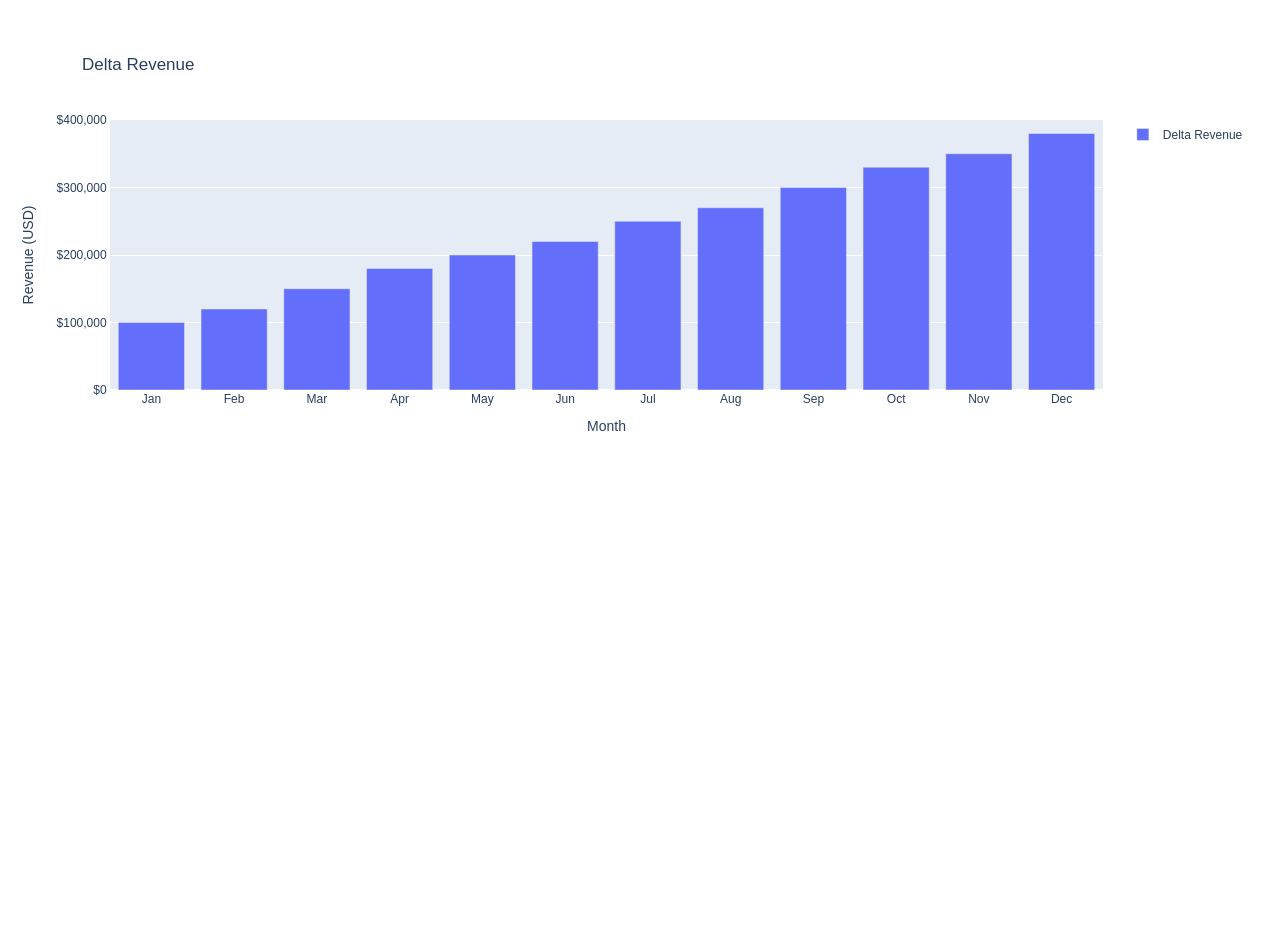
<file: delta_revenue.html>
<!DOCTYPE html>
<html>
<head>
    <meta charset="utf-8" />
    <meta name="viewport" content="width=device-width, initial-scale=1">
    <title>Delta Revenue</title>
    <style>
        body {
            margin: 0;
            padding: 20px;
            font-family: Arial, sans-serif;
        }
        .plot-container {
            width: 100%;
            height: 100vh;
        }
    </style>
</head>
<body>
    <div class="plot-container">
        <script type="text/javascript">window.PlotlyConfig = {MathJaxConfig: 'local'};</script>
        <script src="https://cdn.plot.ly/plotly-2.24.1.min.js"></script>
        <div id="plot"></div>
        <script type="text/javascript">
            var data = [{
                "hovertemplate": "Month=%{x}<br>%{y:$,.0f}<extra></extra>",
                "legendgroup": "",
                "marker": {"color": "#636efa"},
                "name": "Delta Revenue",
                "showlegend": true,
                "x": ["Jan", "Feb", "Mar", "Apr", "May", "Jun", "Jul", "Aug", "Sep", "Oct", "Nov", "Dec"],
                "xaxis": "x",
                "y": [100000, 120000, 150000, 180000, 200000, 220000, 250000, 270000, 300000, 330000, 350000, 380000],
                "yaxis": "y",
                "type": "bar"
            }];
            var layout = {
                "template": {
                    "data": {
                        "histogram2dcontour": [{"type": "histogram2dcontour", "colorbar": {"outlinewidth": 0, "ticks": ""}, "colorscale": [[0.0, "#0d0887"], [0.1111111111111111, "#46039f"], [0.2222222222222222, "#7201a8"], [0.3333333333333333, "#9c179e"], [0.4444444444444444, "#bd3786"], [0.5555555555555556, "#d8576b"], [0.6666666666666666, "#ed7953"], [0.7777777777777778, "#fb9f3a"], [0.8888888888888888, "#fdca26"], [1.0, "#f0f921"]]}],
                        "choropleth": [{"type": "choropleth", "colorbar": {"outlinewidth": 0, "ticks": ""}}],
                        "histogram2d": [{"type": "histogram2d", "colorbar": {"outlinewidth": 0, "ticks": ""}, "colorscale": [[0.0, "#0d0887"], [0.1111111111111111, "#46039f"], [0.2222222222222222, "#7201a8"], [0.3333333333333333, "#9c179e"], [0.4444444444444444, "#bd3786"], [0.5555555555555556, "#d8576b"], [0.6666666666666666, "#ed7953"], [0.7777777777777778, "#fb9f3a"], [0.8888888888888888, "#fdca26"], [1.0, "#f0f921"]]}],
                        "heatmap": [{"type": "heatmap", "colorbar": {"outlinewidth": 0, "ticks": ""}, "colorscale": [[0.0, "#0d0887"], [0.1111111111111111, "#46039f"], [0.2222222222222222, "#7201a8"], [0.3333333333333333, "#9c179e"], [0.4444444444444444, "#bd3786"], [0.5555555555555556, "#d8576b"], [0.6666666666666666, "#ed7953"], [0.7777777777777778, "#fb9f3a"], [0.8888888888888888, "#fdca26"], [1.0, "#f0f921"]]}],
                        "contourcarpet": [{"type": "contourcarpet", "colorbar": {"outlinewidth": 0, "ticks": ""}}],
                        "contour": [{"type": "contour", "colorbar": {"outlinewidth": 0, "ticks": ""}, "colorscale": [[0.0, "#0d0887"], [0.1111111111111111, "#46039f"], [0.2222222222222222, "#7201a8"], [0.3333333333333333, "#9c179e"], [0.4444444444444444, "#bd3786"], [0.5555555555555556, "#d8576b"], [0.6666666666666666, "#ed7953"], [0.7777777777777778, "#fb9f3a"], [0.8888888888888888, "#fdca26"], [1.0, "#f0f921"]]}],
                        "surface": [{"type": "surface", "colorbar": {"outlinewidth": 0, "ticks": ""}, "colorscale": [[0.0, "#0d0887"], [0.1111111111111111, "#46039f"], [0.2222222222222222, "#7201a8"], [0.3333333333333333, "#9c179e"], [0.4444444444444444, "#bd3786"], [0.5555555555555556, "#d8576b"], [0.6666666666666666, "#ed7953"], [0.7777777777777778, "#fb9f3a"], [0.8888888888888888, "#fdca26"], [1.0, "#f0f921"]]}],
                        "mesh3d": [{"type": "mesh3d", "colorbar": {"outlinewidth": 0, "ticks": ""}}],
                        "scatter": [{"fillpattern": {"fillmode": "overlay", "size": 10, "solidity": 0.2}, "type": "scatter"}],
                        "parcoords": [{"type": "parcoords", "line": {"colorbar": {"outlinewidth": 0, "ticks": ""}}}],
                        "scatterpolargl": [{"type": "scatterpolargl", "marker": {"colorbar": {"outlinewidth": 0, "ticks": ""}}}],
                        "bar": [{"error_x": {"color": "#2a3f5f"}, "error_y": {"color": "#2a3f5f"}, "marker": {"line": {"color": "#E5ECF6", "width": 0.5}, "pattern": {"fillmode": "overlay", "size": 10, "solidity": 0.2}}, "type": "bar"}],
                        "scattergeo": [{"type": "scattergeo", "marker": {"colorbar": {"outlinewidth": 0, "ticks": ""}}}],
                        "scatterpolar": [{"type": "scatterpolar", "marker": {"colorbar": {"outlinewidth": 0, "ticks": ""}}}],
                        "histogram": [{"marker": {"pattern": {"fillmode": "overlay", "size": 10, "solidity": 0.2}}, "type": "histogram"}],
                        "scattergl": [{"type": "scattergl", "marker": {"colorbar": {"outlinewidth": 0, "ticks": ""}}}],
                        "scatter3d": [{"type": "scatter3d", "line": {"colorbar": {"outlinewidth": 0, "ticks": ""}}, "marker": {"colorbar": {"outlinewidth": 0, "ticks": ""}}}],
                        "scattermap": [{"type": "scattermap", "marker": {"colorbar": {"outlinewidth": 0, "ticks": ""}}}],
                        "scattermapbox": [{"type": "scattermapbox", "marker": {"colorbar": {"outlinewidth": 0, "ticks": ""}}}],
                        "scatterternary": [{"type": "scatterternary", "marker": {"colorbar": {"outlinewidth": 0, "ticks": ""}}}],
                        "scattercarpet": [{"type": "scattercarpet", "marker": {"colorbar": {"outlinewidth": 0, "ticks": ""}}}],
                        "carpet": [{"aaxis": {"endlinecolor": "#2a3f5f", "gridcolor": "white", "linecolor": "white", "minorgridcolor": "white", "startlinecolor": "#2a3f5f"}, "baxis": {"endlinecolor": "#2a3f5f", "gridcolor": "white", "linecolor": "white", "minorgridcolor": "white", "startlinecolor": "#2a3f5f"}, "type": "carpet"}],
                        "table": [{"cells": {"fill": {"color": "#EBF0F8"}, "line": {"color": "white"}}, "header": {"fill": {"color": "#C8D4E3"}, "line": {"color": "white"}}, "type": "table"}],
                        "barpolar": [{"marker": {"line": {"color": "#E5ECF6", "width": 0.5}, "pattern": {"fillmode": "overlay", "size": 10, "solidity": 0.2}}, "type": "barpolar"}],
                        "pie": [{"automargin": true, "type": "pie"}]
                    },
                    "layout": {
                        "autotypenumbers": "strict",
                        "colorway": ["#636efa", "#EF553B", "#00cc96", "#ab63fa", "#FFA15A", "#19d3f3", "#FF6692", "#B6E880", "#FF97FF", "#FECB52"],
                        "font": {"color": "#2a3f5f"},
                        "hovermode": "closest",
                        "hoverlabel": {"align": "left"},
                        "paper_bgcolor": "white",
                        "plot_bgcolor": "#E5ECF6",
                        "polar": {"bgcolor": "#E5ECF6", "angularaxis": {"gridcolor": "white", "linecolor": "white", "ticks": ""}, "radialaxis": {"gridcolor": "white", "linecolor": "white", "ticks": ""}},
                        "ternary": {"bgcolor": "#E5ECF6", "aaxis": {"gridcolor": "white", "linecolor": "white", "ticks": ""}, "baxis": {"gridcolor": "white", "linecolor": "white", "ticks": ""}, "caxis": {"gridcolor": "white", "linecolor": "white", "ticks": ""}},
                        "coloraxis": {"colorbar": {"outlinewidth": 0, "ticks": ""}},
                        "colorscale": {
                            "sequential": [[0.0, "#0d0887"], [0.1111111111111111, "#46039f"], [0.2222222222222222, "#7201a8"], [0.3333333333333333, "#9c179e"], [0.4444444444444444, "#bd3786"], [0.5555555555555556, "#d8576b"], [0.6666666666666666, "#ed7953"], [0.7777777777777778, "#fb9f3a"], [0.8888888888888888, "#fdca26"], [1.0, "#f0f921"]],
                            "sequentialminus": [[0.0, "#0d0887"], [0.1111111111111111, "#46039f"], [0.2222222222222222, "#7201a8"], [0.3333333333333333, "#9c179e"], [0.4444444444444444, "#bd3786"], [0.5555555555555556, "#d8576b"], [0.6666666666666666, "#ed7953"], [0.7777777777777778, "#fb9f3a"], [0.8888888888888888, "#fdca26"], [1.0, "#f0f921"]],
                            "diverging": [[0, "#8e0152"], [0.1, "#c51b7d"], [0.2, "#de77ae"], [0.3, "#f1b6da"], [0.4, "#fde0ef"], [0.5, "#f7f7f7"], [0.6, "#e6f5d0"], [0.7, "#b8e186"], [0.8, "#7fbc41"], [0.9, "#4d9221"], [1, "#276419"]]
                        },
                        "xaxis": {"gridcolor": "white", "linecolor": "white", "ticks": "", "title": {"standoff": 15}, "zerolinecolor": "white", "automargin": true, "zerolinewidth": 2},
                        "yaxis": {"gridcolor": "white", "linecolor": "white", "ticks": "", "title": {"standoff": 15}, "zerolinecolor": "white", "automargin": true, "zerolinewidth": 2},
                        "scene": {
                            "xaxis": {"backgroundcolor": "#E5ECF6", "gridcolor": "white", "linecolor": "white", "showbackground": true, "ticks": "", "zerolinecolor": "white", "gridwidth": 2},
                            "yaxis": {"backgroundcolor": "#E5ECF6", "gridcolor": "white", "linecolor": "white", "showbackground": true, "ticks": "", "zerolinecolor": "white", "gridwidth": 2},
                            "zaxis": {"backgroundcolor": "#E5ECF6", "gridcolor": "white", "linecolor": "white", "showbackground": true, "ticks": "", "zerolinecolor": "white", "gridwidth": 2}
                        },
                        "shapedefaults": {"line": {"color": "#2a3f5f"}},
                        "annotationdefaults": {"arrowcolor": "#2a3f5f", "arrowhead": 0, "arrowwidth": 1},
                        "geo": {"bgcolor": "white", "landcolor": "#E5ECF6", "subunitcolor": "white", "showland": true, "showlakes": true, "lakecolor": "white"},
                        "title": {"x": 0.05},
                        "mapbox": {"style": "light"}
                    }
                },
                "xaxis": {"anchor": "y", "domain": [0.0, 1.0], "title": {"text": "Month"}},
                "yaxis": {
                    "title": {"text": "Revenue (USD)"},
                    "tickprefix": "$",
                    "tickformat": ",",
                    "gridcolor": "white",
                    "linecolor": "white",
                    "ticks": "",
                    "zerolinecolor": "white",
                    "automargin": true,
                    "zerolinewidth": 2
                },
                "legend": {"tracegroupgap": 0},
                "title": {"text": "Delta Revenue"}
            };
            Plotly.newPlot('plot', data, layout, {responsive: true});
        </script>
    </div>
</body>
</html>
</file>
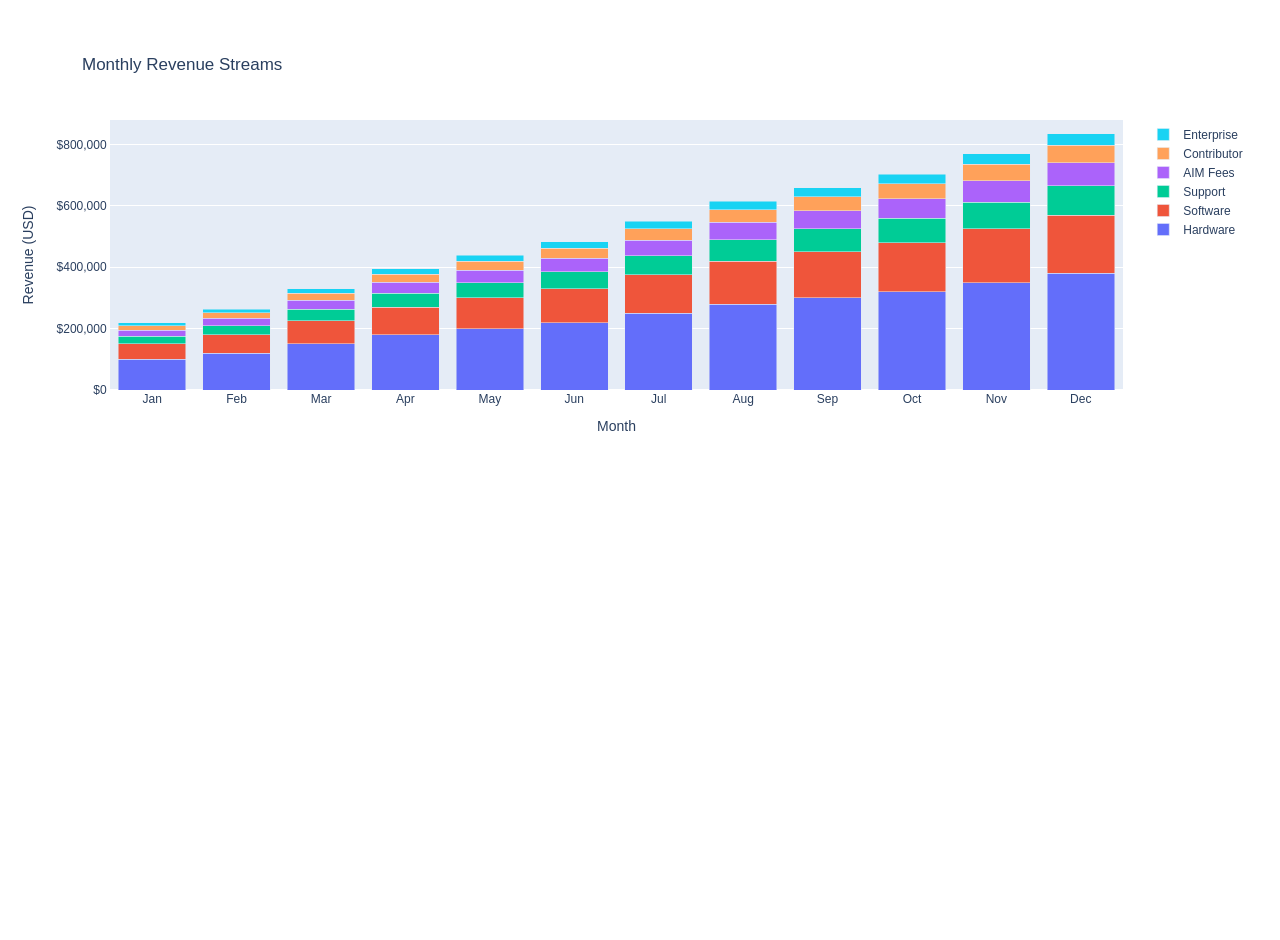
<file: monthly_revenue_streams.html>
<!DOCTYPE html>
<html>
<head>
    <meta charset="utf-8" />
    <meta name="viewport" content="width=device-width, initial-scale=1">
    <title>Monthly Revenue Streams</title>
    <style>
        body {
            margin: 0;
            padding: 20px;
            font-family: Arial, sans-serif;
        }
        .plot-container {
            width: 100%;
            height: 100vh;
        }
    </style>
</head>
<body>
    <div class="plot-container">
        <script type="text/javascript">window.PlotlyConfig = {MathJaxConfig: 'local'};</script>
        <script src="https://cdn.plot.ly/plotly-2.24.1.min.js"></script>
        <div id="plot"></div>
        <script type="text/javascript">
            var data = [{
                "hovertemplate": "Month=%{x}<br>%{y:$,.0f}<extra></extra>",
                "legendgroup": "",
                "marker": {"color": "#636efa"},
                "name": "Hardware",
                "showlegend": true,
                "x": ["Jan", "Feb", "Mar", "Apr", "May", "Jun", "Jul", "Aug", "Sep", "Oct", "Nov", "Dec"],
                "xaxis": "x",
                "y": [100000, 120000, 150000, 180000, 200000, 220000, 250000, 280000, 300000, 320000, 350000, 380000],
                "yaxis": "y",
                "type": "bar"
            }, {
                "hovertemplate": "Month=%{x}<br>%{y:$,.0f}<extra></extra>",
                "legendgroup": "",
                "marker": {"color": "#EF553B"},
                "name": "Software",
                "showlegend": true,
                "x": ["Jan", "Feb", "Mar", "Apr", "May", "Jun", "Jul", "Aug", "Sep", "Oct", "Nov", "Dec"],
                "xaxis": "x",
                "y": [50000, 60000, 75000, 90000, 100000, 110000, 125000, 140000, 150000, 160000, 175000, 190000],
                "yaxis": "y",
                "type": "bar"
            }, {
                "hovertemplate": "Month=%{x}<br>%{y:$,.0f}<extra></extra>",
                "legendgroup": "",
                "marker": {"color": "#00cc96"},
                "name": "Support",
                "showlegend": true,
                "x": ["Jan", "Feb", "Mar", "Apr", "May", "Jun", "Jul", "Aug", "Sep", "Oct", "Nov", "Dec"],
                "xaxis": "x",
                "y": [25000, 30000, 37500, 45000, 50000, 55000, 62500, 70000, 75000, 80000, 87500, 95000],
                "yaxis": "y",
                "type": "bar"
            }, {
                "hovertemplate": "Month=%{x}<br>%{y:$,.0f}<extra></extra>",
                "legendgroup": "",
                "marker": {"color": "#ab63fa"},
                "name": "AIM Fees",
                "showlegend": true,
                "x": ["Jan", "Feb", "Mar", "Apr", "May", "Jun", "Jul", "Aug", "Sep", "Oct", "Nov", "Dec"],
                "xaxis": "x",
                "y": [20000, 24000, 30000, 36000, 40000, 44000, 50000, 56000, 60000, 64000, 70000, 76000],
                "yaxis": "y",
                "type": "bar"
            }, {
                "hovertemplate": "Month=%{x}<br>%{y:$,.0f}<extra></extra>",
                "legendgroup": "",
                "marker": {"color": "#FFA15A"},
                "name": "Contributor",
                "showlegend": true,
                "x": ["Jan", "Feb", "Mar", "Apr", "May", "Jun", "Jul", "Aug", "Sep", "Oct", "Nov", "Dec"],
                "xaxis": "x",
                "y": [15000, 18000, 22500, 27000, 30000, 33000, 37500, 42000, 45000, 48000, 52500, 57000],
                "yaxis": "y",
                "type": "bar"
            }, {
                "hovertemplate": "Month=%{x}<br>%{y:$,.0f}<extra></extra>",
                "legendgroup": "",
                "marker": {"color": "#19d3f3"},
                "name": "Enterprise",
                "showlegend": true,
                "x": ["Jan", "Feb", "Mar", "Apr", "May", "Jun", "Jul", "Aug", "Sep", "Oct", "Nov", "Dec"],
                "xaxis": "x",
                "y": [10000, 12000, 15000, 18000, 20000, 22000, 25000, 28000, 30000, 32000, 35000, 38000],
                "yaxis": "y",
                "type": "bar"
            }];
            var layout = {
                "template": {
                    "data": {
                        "histogram2dcontour": [{"type": "histogram2dcontour", "colorbar": {"outlinewidth": 0, "ticks": ""}, "colorscale": [[0.0, "#0d0887"], [0.1111111111111111, "#46039f"], [0.2222222222222222, "#7201a8"], [0.3333333333333333, "#9c179e"], [0.4444444444444444, "#bd3786"], [0.5555555555555556, "#d8576b"], [0.6666666666666666, "#ed7953"], [0.7777777777777778, "#fb9f3a"], [0.8888888888888888, "#fdca26"], [1.0, "#f0f921"]]}],
                        "choropleth": [{"type": "choropleth", "colorbar": {"outlinewidth": 0, "ticks": ""}}],
                        "histogram2d": [{"type": "histogram2d", "colorbar": {"outlinewidth": 0, "ticks": ""}, "colorscale": [[0.0, "#0d0887"], [0.1111111111111111, "#46039f"], [0.2222222222222222, "#7201a8"], [0.3333333333333333, "#9c179e"], [0.4444444444444444, "#bd3786"], [0.5555555555555556, "#d8576b"], [0.6666666666666666, "#ed7953"], [0.7777777777777778, "#fb9f3a"], [0.8888888888888888, "#fdca26"], [1.0, "#f0f921"]]}],
                        "heatmap": [{"type": "heatmap", "colorbar": {"outlinewidth": 0, "ticks": ""}, "colorscale": [[0.0, "#0d0887"], [0.1111111111111111, "#46039f"], [0.2222222222222222, "#7201a8"], [0.3333333333333333, "#9c179e"], [0.4444444444444444, "#bd3786"], [0.5555555555555556, "#d8576b"], [0.6666666666666666, "#ed7953"], [0.7777777777777778, "#fb9f3a"], [0.8888888888888888, "#fdca26"], [1.0, "#f0f921"]]}],
                        "contourcarpet": [{"type": "contourcarpet", "colorbar": {"outlinewidth": 0, "ticks": ""}}],
                        "contour": [{"type": "contour", "colorbar": {"outlinewidth": 0, "ticks": ""}, "colorscale": [[0.0, "#0d0887"], [0.1111111111111111, "#46039f"], [0.2222222222222222, "#7201a8"], [0.3333333333333333, "#9c179e"], [0.4444444444444444, "#bd3786"], [0.5555555555555556, "#d8576b"], [0.6666666666666666, "#ed7953"], [0.7777777777777778, "#fb9f3a"], [0.8888888888888888, "#fdca26"], [1.0, "#f0f921"]]}],
                        "surface": [{"type": "surface", "colorbar": {"outlinewidth": 0, "ticks": ""}, "colorscale": [[0.0, "#0d0887"], [0.1111111111111111, "#46039f"], [0.2222222222222222, "#7201a8"], [0.3333333333333333, "#9c179e"], [0.4444444444444444, "#bd3786"], [0.5555555555555556, "#d8576b"], [0.6666666666666666, "#ed7953"], [0.7777777777777778, "#fb9f3a"], [0.8888888888888888, "#fdca26"], [1.0, "#f0f921"]]}],
                        "mesh3d": [{"type": "mesh3d", "colorbar": {"outlinewidth": 0, "ticks": ""}}],
                        "scatter": [{"fillpattern": {"fillmode": "overlay", "size": 10, "solidity": 0.2}, "type": "scatter"}],
                        "parcoords": [{"type": "parcoords", "line": {"colorbar": {"outlinewidth": 0, "ticks": ""}}}],
                        "scatterpolargl": [{"type": "scatterpolargl", "marker": {"colorbar": {"outlinewidth": 0, "ticks": ""}}}],
                        "bar": [{"error_x": {"color": "#2a3f5f"}, "error_y": {"color": "#2a3f5f"}, "marker": {"line": {"color": "#E5ECF6", "width": 0.5}, "pattern": {"fillmode": "overlay", "size": 10, "solidity": 0.2}}, "type": "bar"}],
                        "scattergeo": [{"type": "scattergeo", "marker": {"colorbar": {"outlinewidth": 0, "ticks": ""}}}],
                        "scatterpolar": [{"type": "scatterpolar", "marker": {"colorbar": {"outlinewidth": 0, "ticks": ""}}}],
                        "histogram": [{"marker": {"pattern": {"fillmode": "overlay", "size": 10, "solidity": 0.2}}, "type": "histogram"}],
                        "scattergl": [{"type": "scattergl", "marker": {"colorbar": {"outlinewidth": 0, "ticks": ""}}}],
                        "scatter3d": [{"type": "scatter3d", "line": {"colorbar": {"outlinewidth": 0, "ticks": ""}}, "marker": {"colorbar": {"outlinewidth": 0, "ticks": ""}}}],
                        "scattermap": [{"type": "scattermap", "marker": {"colorbar": {"outlinewidth": 0, "ticks": ""}}}],
                        "scattermapbox": [{"type": "scattermapbox", "marker": {"colorbar": {"outlinewidth": 0, "ticks": ""}}}],
                        "scatterternary": [{"type": "scatterternary", "marker": {"colorbar": {"outlinewidth": 0, "ticks": ""}}}],
                        "scattercarpet": [{"type": "scattercarpet", "marker": {"colorbar": {"outlinewidth": 0, "ticks": ""}}}],
                        "carpet": [{"aaxis": {"endlinecolor": "#2a3f5f", "gridcolor": "white", "linecolor": "white", "minorgridcolor": "white", "startlinecolor": "#2a3f5f"}, "baxis": {"endlinecolor": "#2a3f5f", "gridcolor": "white", "linecolor": "white", "minorgridcolor": "white", "startlinecolor": "#2a3f5f"}, "type": "carpet"}],
                        "table": [{"cells": {"fill": {"color": "#EBF0F8"}, "line": {"color": "white"}}, "header": {"fill": {"color": "#C8D4E3"}, "line": {"color": "white"}}, "type": "table"}],
                        "barpolar": [{"marker": {"line": {"color": "#E5ECF6", "width": 0.5}, "pattern": {"fillmode": "overlay", "size": 10, "solidity": 0.2}}, "type": "barpolar"}],
                        "pie": [{"automargin": true, "type": "pie"}]
                    },
                    "layout": {
                        "autotypenumbers": "strict",
                        "colorway": ["#636efa", "#EF553B", "#00cc96", "#ab63fa", "#FFA15A", "#19d3f3", "#FF6692", "#B6E880", "#FF97FF", "#FECB52"],
                        "font": {"color": "#2a3f5f"},
                        "hovermode": "closest",
                        "hoverlabel": {"align": "left"},
                        "paper_bgcolor": "white",
                        "plot_bgcolor": "#E5ECF6",
                        "polar": {"bgcolor": "#E5ECF6", "angularaxis": {"gridcolor": "white", "linecolor": "white", "ticks": ""}, "radialaxis": {"gridcolor": "white", "linecolor": "white", "ticks": ""}},
                        "ternary": {"bgcolor": "#E5ECF6", "aaxis": {"gridcolor": "white", "linecolor": "white", "ticks": ""}, "baxis": {"gridcolor": "white", "linecolor": "white", "ticks": ""}, "caxis": {"gridcolor": "white", "linecolor": "white", "ticks": ""}},
                        "coloraxis": {"colorbar": {"outlinewidth": 0, "ticks": ""}},
                        "colorscale": {
                            "sequential": [[0.0, "#0d0887"], [0.1111111111111111, "#46039f"], [0.2222222222222222, "#7201a8"], [0.3333333333333333, "#9c179e"], [0.4444444444444444, "#bd3786"], [0.5555555555555556, "#d8576b"], [0.6666666666666666, "#ed7953"], [0.7777777777777778, "#fb9f3a"], [0.8888888888888888, "#fdca26"], [1.0, "#f0f921"]],
                            "sequentialminus": [[0.0, "#0d0887"], [0.1111111111111111, "#46039f"], [0.2222222222222222, "#7201a8"], [0.3333333333333333, "#9c179e"], [0.4444444444444444, "#bd3786"], [0.5555555555555556, "#d8576b"], [0.6666666666666666, "#ed7953"], [0.7777777777777778, "#fb9f3a"], [0.8888888888888888, "#fdca26"], [1.0, "#f0f921"]],
                            "diverging": [[0, "#8e0152"], [0.1, "#c51b7d"], [0.2, "#de77ae"], [0.3, "#f1b6da"], [0.4, "#fde0ef"], [0.5, "#f7f7f7"], [0.6, "#e6f5d0"], [0.7, "#b8e186"], [0.8, "#7fbc41"], [0.9, "#4d9221"], [1, "#276419"]]
                        },
                        "xaxis": {"gridcolor": "white", "linecolor": "white", "ticks": "", "title": {"standoff": 15}, "zerolinecolor": "white", "automargin": true, "zerolinewidth": 2},
                        "yaxis": {"gridcolor": "white", "linecolor": "white", "ticks": "", "title": {"standoff": 15}, "zerolinecolor": "white", "automargin": true, "zerolinewidth": 2},
                        "scene": {
                            "xaxis": {"backgroundcolor": "#E5ECF6", "gridcolor": "white", "linecolor": "white", "showbackground": true, "ticks": "", "zerolinecolor": "white", "gridwidth": 2},
                            "yaxis": {"backgroundcolor": "#E5ECF6", "gridcolor": "white", "linecolor": "white", "showbackground": true, "ticks": "", "zerolinecolor": "white", "gridwidth": 2},
                            "zaxis": {"backgroundcolor": "#E5ECF6", "gridcolor": "white", "linecolor": "white", "showbackground": true, "ticks": "", "zerolinecolor": "white", "gridwidth": 2}
                        },
                        "shapedefaults": {"line": {"color": "#2a3f5f"}},
                        "annotationdefaults": {"arrowcolor": "#2a3f5f", "arrowhead": 0, "arrowwidth": 1},
                        "geo": {"bgcolor": "white", "landcolor": "#E5ECF6", "subunitcolor": "white", "showland": true, "showlakes": true, "lakecolor": "white"},
                        "title": {"x": 0.05},
                        "mapbox": {"style": "light"}
                    }
                },
                "xaxis": {"anchor": "y", "domain": [0.0, 1.0], "title": {"text": "Month"}},
                "yaxis": {
                    "title": {"text": "Revenue (USD)"},
                    "tickprefix": "$",
                    "tickformat": ",",
                    "gridcolor": "white",
                    "linecolor": "white",
                    "ticks": "",
                    "zerolinecolor": "white",
                    "automargin": true,
                    "zerolinewidth": 2
                },
                "legend": {"tracegroupgap": 0},
                "title": {"text": "Monthly Revenue Streams"},
                "barmode": "stack"
            };
            Plotly.newPlot('plot', data, layout, {responsive: true});
        </script>
    </div>
</body>
</html>
</file>
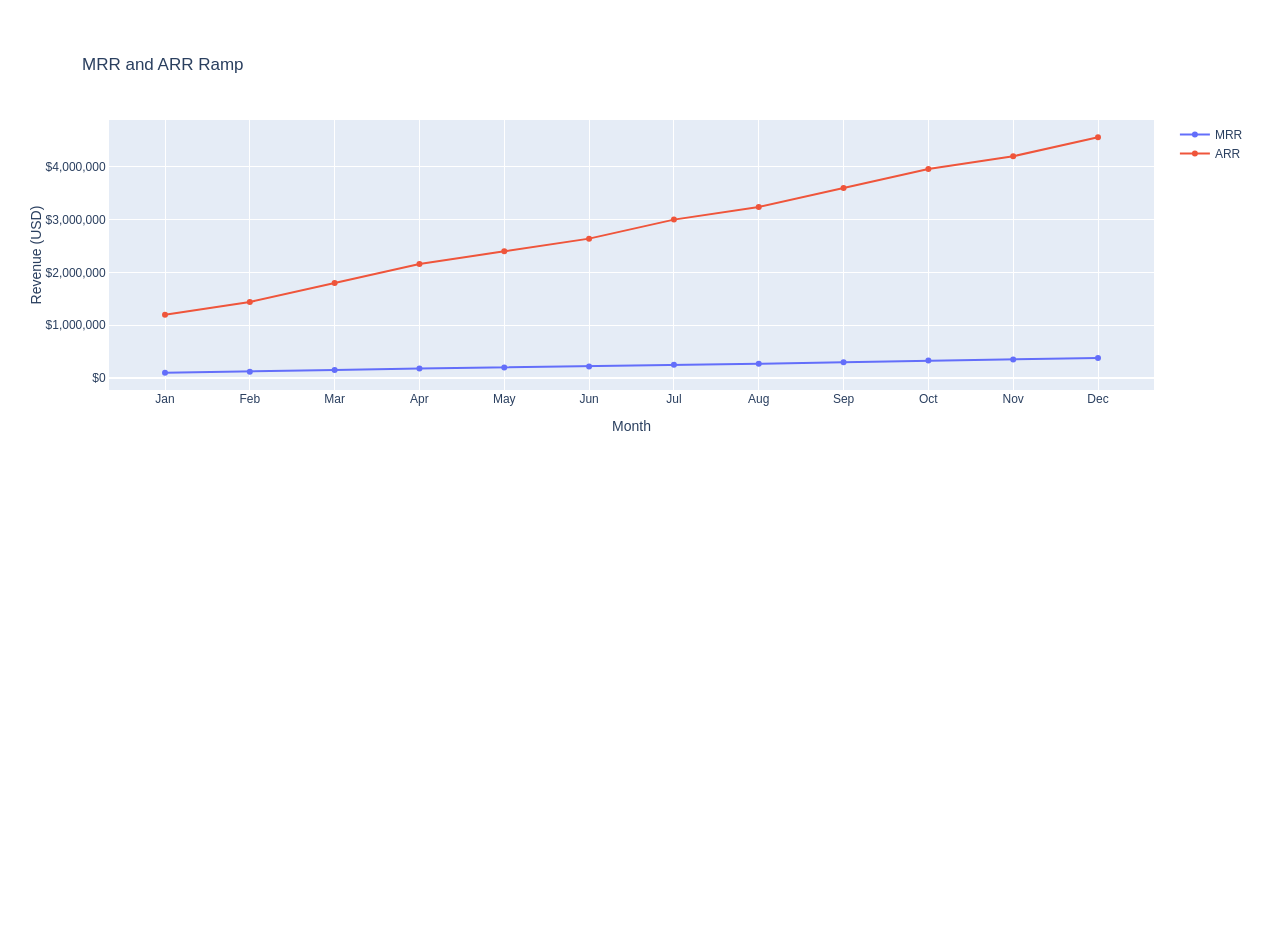
<file: mrr_arr_ramp.html>
<!DOCTYPE html>
<html>
<head>
    <meta charset="utf-8" />
    <meta name="viewport" content="width=device-width, initial-scale=1">
    <title>MRR and ARR Ramp</title>
    <style>
        body {
            margin: 0;
            padding: 20px;
            font-family: Arial, sans-serif;
        }
        .plot-container {
            width: 100%;
            height: 100vh;
        }
    </style>
</head>
<body>
    <div class="plot-container">
        <script type="text/javascript">window.PlotlyConfig = {MathJaxConfig: 'local'};</script>
        <script src="https://cdn.plot.ly/plotly-2.24.1.min.js"></script>
        <div id="plot"></div>
        <script type="text/javascript">
            var data = [{
                "hovertemplate": "Month=%{x}<br>MRR=%{y:$,.0f}<extra></extra>",
                "legendgroup": "",
                "line": {"color": "#636efa"},
                "name": "MRR",
                "showlegend": true,
                "x": ["Jan", "Feb", "Mar", "Apr", "May", "Jun", "Jul", "Aug", "Sep", "Oct", "Nov", "Dec"],
                "xaxis": "x",
                "y": [100000, 120000, 150000, 180000, 200000, 220000, 250000, 270000, 300000, 330000, 350000, 380000],
                "yaxis": "y",
                "type": "scatter"
            }, {
                "hovertemplate": "Month=%{x}<br>ARR=%{y:$,.0f}<extra></extra>",
                "legendgroup": "",
                "line": {"color": "#EF553B"},
                "name": "ARR",
                "showlegend": true,
                "x": ["Jan", "Feb", "Mar", "Apr", "May", "Jun", "Jul", "Aug", "Sep", "Oct", "Nov", "Dec"],
                "xaxis": "x",
                "y": [1200000, 1440000, 1800000, 2160000, 2400000, 2640000, 3000000, 3240000, 3600000, 3960000, 4200000, 4560000],
                "yaxis": "y",
                "type": "scatter"
            }];
            var layout = {
                "template": {
                    "data": {
                        "histogram2dcontour": [{"type": "histogram2dcontour", "colorbar": {"outlinewidth": 0, "ticks": ""}, "colorscale": [[0.0, "#0d0887"], [0.1111111111111111, "#46039f"], [0.2222222222222222, "#7201a8"], [0.3333333333333333, "#9c179e"], [0.4444444444444444, "#bd3786"], [0.5555555555555556, "#d8576b"], [0.6666666666666666, "#ed7953"], [0.7777777777777778, "#fb9f3a"], [0.8888888888888888, "#fdca26"], [1.0, "#f0f921"]]}],
                        "choropleth": [{"type": "choropleth", "colorbar": {"outlinewidth": 0, "ticks": ""}}],
                        "histogram2d": [{"type": "histogram2d", "colorbar": {"outlinewidth": 0, "ticks": ""}, "colorscale": [[0.0, "#0d0887"], [0.1111111111111111, "#46039f"], [0.2222222222222222, "#7201a8"], [0.3333333333333333, "#9c179e"], [0.4444444444444444, "#bd3786"], [0.5555555555555556, "#d8576b"], [0.6666666666666666, "#ed7953"], [0.7777777777777778, "#fb9f3a"], [0.8888888888888888, "#fdca26"], [1.0, "#f0f921"]]}],
                        "heatmap": [{"type": "heatmap", "colorbar": {"outlinewidth": 0, "ticks": ""}, "colorscale": [[0.0, "#0d0887"], [0.1111111111111111, "#46039f"], [0.2222222222222222, "#7201a8"], [0.3333333333333333, "#9c179e"], [0.4444444444444444, "#bd3786"], [0.5555555555555556, "#d8576b"], [0.6666666666666666, "#ed7953"], [0.7777777777777778, "#fb9f3a"], [0.8888888888888888, "#fdca26"], [1.0, "#f0f921"]]}],
                        "contourcarpet": [{"type": "contourcarpet", "colorbar": {"outlinewidth": 0, "ticks": ""}}],
                        "contour": [{"type": "contour", "colorbar": {"outlinewidth": 0, "ticks": ""}, "colorscale": [[0.0, "#0d0887"], [0.1111111111111111, "#46039f"], [0.2222222222222222, "#7201a8"], [0.3333333333333333, "#9c179e"], [0.4444444444444444, "#bd3786"], [0.5555555555555556, "#d8576b"], [0.6666666666666666, "#ed7953"], [0.7777777777777778, "#fb9f3a"], [0.8888888888888888, "#fdca26"], [1.0, "#f0f921"]]}],
                        "surface": [{"type": "surface", "colorbar": {"outlinewidth": 0, "ticks": ""}, "colorscale": [[0.0, "#0d0887"], [0.1111111111111111, "#46039f"], [0.2222222222222222, "#7201a8"], [0.3333333333333333, "#9c179e"], [0.4444444444444444, "#bd3786"], [0.5555555555555556, "#d8576b"], [0.6666666666666666, "#ed7953"], [0.7777777777777778, "#fb9f3a"], [0.8888888888888888, "#fdca26"], [1.0, "#f0f921"]]}],
                        "mesh3d": [{"type": "mesh3d", "colorbar": {"outlinewidth": 0, "ticks": ""}}],
                        "scatter": [{"fillpattern": {"fillmode": "overlay", "size": 10, "solidity": 0.2}, "type": "scatter"}],
                        "parcoords": [{"type": "parcoords", "line": {"colorbar": {"outlinewidth": 0, "ticks": ""}}}],
                        "scatterpolargl": [{"type": "scatterpolargl", "marker": {"colorbar": {"outlinewidth": 0, "ticks": ""}}}],
                        "bar": [{"error_x": {"color": "#2a3f5f"}, "error_y": {"color": "#2a3f5f"}, "marker": {"line": {"color": "#E5ECF6", "width": 0.5}, "pattern": {"fillmode": "overlay", "size": 10, "solidity": 0.2}}, "type": "bar"}],
                        "scattergeo": [{"type": "scattergeo", "marker": {"colorbar": {"outlinewidth": 0, "ticks": ""}}}],
                        "scatterpolar": [{"type": "scatterpolar", "marker": {"colorbar": {"outlinewidth": 0, "ticks": ""}}}],
                        "histogram": [{"marker": {"pattern": {"fillmode": "overlay", "size": 10, "solidity": 0.2}}, "type": "histogram"}],
                        "scattergl": [{"type": "scattergl", "marker": {"colorbar": {"outlinewidth": 0, "ticks": ""}}}],
                        "scatter3d": [{"type": "scatter3d", "line": {"colorbar": {"outlinewidth": 0, "ticks": ""}}, "marker": {"colorbar": {"outlinewidth": 0, "ticks": ""}}}],
                        "scattermap": [{"type": "scattermap", "marker": {"colorbar": {"outlinewidth": 0, "ticks": ""}}}],
                        "scattermapbox": [{"type": "scattermapbox", "marker": {"colorbar": {"outlinewidth": 0, "ticks": ""}}}],
                        "scatterternary": [{"type": "scatterternary", "marker": {"colorbar": {"outlinewidth": 0, "ticks": ""}}}],
                        "scattercarpet": [{"type": "scattercarpet", "marker": {"colorbar": {"outlinewidth": 0, "ticks": ""}}}],
                        "carpet": [{"aaxis": {"endlinecolor": "#2a3f5f", "gridcolor": "white", "linecolor": "white", "minorgridcolor": "white", "startlinecolor": "#2a3f5f"}, "baxis": {"endlinecolor": "#2a3f5f", "gridcolor": "white", "linecolor": "white", "minorgridcolor": "white", "startlinecolor": "#2a3f5f"}, "type": "carpet"}],
                        "table": [{"cells": {"fill": {"color": "#EBF0F8"}, "line": {"color": "white"}}, "header": {"fill": {"color": "#C8D4E3"}, "line": {"color": "white"}}, "type": "table"}],
                        "barpolar": [{"marker": {"line": {"color": "#E5ECF6", "width": 0.5}, "pattern": {"fillmode": "overlay", "size": 10, "solidity": 0.2}}, "type": "barpolar"}],
                        "pie": [{"automargin": true, "type": "pie"}]
                    },
                    "layout": {
                        "autotypenumbers": "strict",
                        "colorway": ["#636efa", "#EF553B", "#00cc96", "#ab63fa", "#FFA15A", "#19d3f3", "#FF6692", "#B6E880", "#FF97FF", "#FECB52"],
                        "font": {"color": "#2a3f5f"},
                        "hovermode": "closest",
                        "hoverlabel": {"align": "left"},
                        "paper_bgcolor": "white",
                        "plot_bgcolor": "#E5ECF6",
                        "polar": {"bgcolor": "#E5ECF6", "angularaxis": {"gridcolor": "white", "linecolor": "white", "ticks": ""}, "radialaxis": {"gridcolor": "white", "linecolor": "white", "ticks": ""}},
                        "ternary": {"bgcolor": "#E5ECF6", "aaxis": {"gridcolor": "white", "linecolor": "white", "ticks": ""}, "baxis": {"gridcolor": "white", "linecolor": "white", "ticks": ""}, "caxis": {"gridcolor": "white", "linecolor": "white", "ticks": ""}},
                        "coloraxis": {"colorbar": {"outlinewidth": 0, "ticks": ""}},
                        "colorscale": {
                            "sequential": [[0.0, "#0d0887"], [0.1111111111111111, "#46039f"], [0.2222222222222222, "#7201a8"], [0.3333333333333333, "#9c179e"], [0.4444444444444444, "#bd3786"], [0.5555555555555556, "#d8576b"], [0.6666666666666666, "#ed7953"], [0.7777777777777778, "#fb9f3a"], [0.8888888888888888, "#fdca26"], [1.0, "#f0f921"]],
                            "sequentialminus": [[0.0, "#0d0887"], [0.1111111111111111, "#46039f"], [0.2222222222222222, "#7201a8"], [0.3333333333333333, "#9c179e"], [0.4444444444444444, "#bd3786"], [0.5555555555555556, "#d8576b"], [0.6666666666666666, "#ed7953"], [0.7777777777777778, "#fb9f3a"], [0.8888888888888888, "#fdca26"], [1.0, "#f0f921"]],
                            "diverging": [[0, "#8e0152"], [0.1, "#c51b7d"], [0.2, "#de77ae"], [0.3, "#f1b6da"], [0.4, "#fde0ef"], [0.5, "#f7f7f7"], [0.6, "#e6f5d0"], [0.7, "#b8e186"], [0.8, "#7fbc41"], [0.9, "#4d9221"], [1, "#276419"]]
                        },
                        "xaxis": {"gridcolor": "white", "linecolor": "white", "ticks": "", "title": {"standoff": 15}, "zerolinecolor": "white", "automargin": true, "zerolinewidth": 2},
                        "yaxis": {
                            "title": {"text": "Revenue (USD)"},
                            "tickprefix": "$",
                            "tickformat": ",",
                            "gridcolor": "white",
                            "linecolor": "white",
                            "ticks": "",
                            "zerolinecolor": "white",
                            "automargin": true,
                            "zerolinewidth": 2
                        },
                        "scene": {
                            "xaxis": {"backgroundcolor": "#E5ECF6", "gridcolor": "white", "linecolor": "white", "showbackground": true, "ticks": "", "zerolinecolor": "white", "gridwidth": 2},
                            "yaxis": {"backgroundcolor": "#E5ECF6", "gridcolor": "white", "linecolor": "white", "showbackground": true, "ticks": "", "zerolinecolor": "white", "gridwidth": 2},
                            "zaxis": {"backgroundcolor": "#E5ECF6", "gridcolor": "white", "linecolor": "white", "showbackground": true, "ticks": "", "zerolinecolor": "white", "gridwidth": 2}
                        },
                        "shapedefaults": {"line": {"color": "#2a3f5f"}},
                        "annotationdefaults": {"arrowcolor": "#2a3f5f", "arrowhead": 0, "arrowwidth": 1},
                        "geo": {"bgcolor": "white", "landcolor": "#E5ECF6", "subunitcolor": "white", "showland": true, "showlakes": true, "lakecolor": "white"},
                        "title": {"x": 0.05},
                        "mapbox": {"style": "light"}
                    }
                },
                "xaxis": {"anchor": "y", "domain": [0.0, 1.0], "title": {"text": "Month"}},
                "yaxis": {
                    "title": {"text": "Revenue (USD)"},
                    "tickprefix": "$",
                    "tickformat": ",",
                    "gridcolor": "white",
                    "linecolor": "white",
                    "ticks": "",
                    "zerolinecolor": "white",
                    "automargin": true,
                    "zerolinewidth": 2
                },
                "legend": {"tracegroupgap": 0},
                "title": {"text": "MRR and ARR Ramp"}
            };
            Plotly.newPlot('plot', data, layout, {responsive: true});
        </script>
    </div>
</body>
</html>
</file>
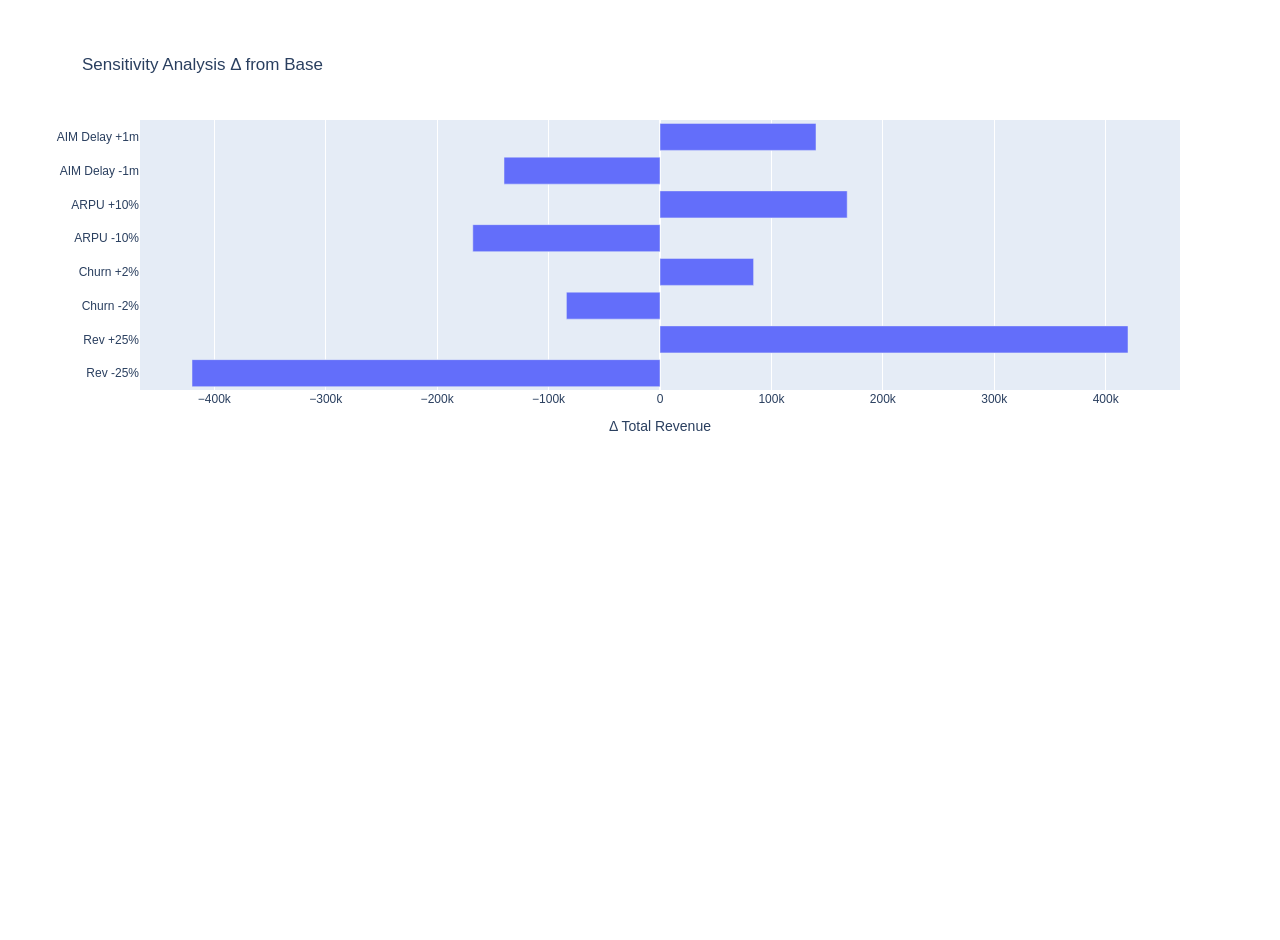
<file: sensitivity_waterfall.html>
<!DOCTYPE html>
<html>
<head>
    <meta charset="utf-8" />
    <meta name="viewport" content="width=device-width, initial-scale=1">
    <title>Sensitivity Analysis Waterfall</title>
    <style>
        body {
            margin: 0;
            padding: 20px;
            font-family: Arial, sans-serif;
        }
        .plot-container {
            width: 100%;
            height: 100vh;
        }
    </style>
</head>
<body>
    <div class="plot-container">
        <script type="text/javascript">window.PlotlyConfig = {MathJaxConfig: 'local'};</script>
        <script src="https://cdn.plot.ly/plotly-2.24.1.min.js"></script>
        <div id="plot"></div>
        <script type="text/javascript">
            var data = [{
                "hovertemplate": "Δ Total Revenue=%{x}<br>%{y}<extra></extra>",
                "legendgroup": "",
                "marker": {"color": "#636efa", "pattern": {"shape": ""}},
                "name": "",
                "orientation": "h",
                "showlegend": false,
                "textposition": "auto",
                "x": [-420000, 420000, -84000, 84000, -168000, 168000, -140000, 140000],
                "xaxis": "x",
                "y": ["Rev -25%", "Rev +25%", "Churn -2%", "Churn +2%", "ARPU -10%", "ARPU +10%", "AIM Delay -1m", "AIM Delay +1m"],
                "yaxis": "y",
                "type": "bar"
            }];
            var layout = {
                "template": {
                    "data": {
                        "histogram2dcontour": [{"type": "histogram2dcontour", "colorbar": {"outlinewidth": 0, "ticks": ""}, "colorscale": [[0.0, "#0d0887"], [0.1111111111111111, "#46039f"], [0.2222222222222222, "#7201a8"], [0.3333333333333333, "#9c179e"], [0.4444444444444444, "#bd3786"], [0.5555555555555556, "#d8576b"], [0.6666666666666666, "#ed7953"], [0.7777777777777778, "#fb9f3a"], [0.8888888888888888, "#fdca26"], [1.0, "#f0f921"]]}],
                        "choropleth": [{"type": "choropleth", "colorbar": {"outlinewidth": 0, "ticks": ""}}],
                        "histogram2d": [{"type": "histogram2d", "colorbar": {"outlinewidth": 0, "ticks": ""}, "colorscale": [[0.0, "#0d0887"], [0.1111111111111111, "#46039f"], [0.2222222222222222, "#7201a8"], [0.3333333333333333, "#9c179e"], [0.4444444444444444, "#bd3786"], [0.5555555555555556, "#d8576b"], [0.6666666666666666, "#ed7953"], [0.7777777777777778, "#fb9f3a"], [0.8888888888888888, "#fdca26"], [1.0, "#f0f921"]]}],
                        "heatmap": [{"type": "heatmap", "colorbar": {"outlinewidth": 0, "ticks": ""}, "colorscale": [[0.0, "#0d0887"], [0.1111111111111111, "#46039f"], [0.2222222222222222, "#7201a8"], [0.3333333333333333, "#9c179e"], [0.4444444444444444, "#bd3786"], [0.5555555555555556, "#d8576b"], [0.6666666666666666, "#ed7953"], [0.7777777777777778, "#fb9f3a"], [0.8888888888888888, "#fdca26"], [1.0, "#f0f921"]]}],
                        "contourcarpet": [{"type": "contourcarpet", "colorbar": {"outlinewidth": 0, "ticks": ""}}],
                        "contour": [{"type": "contour", "colorbar": {"outlinewidth": 0, "ticks": ""}, "colorscale": [[0.0, "#0d0887"], [0.1111111111111111, "#46039f"], [0.2222222222222222, "#7201a8"], [0.3333333333333333, "#9c179e"], [0.4444444444444444, "#bd3786"], [0.5555555555555556, "#d8576b"], [0.6666666666666666, "#ed7953"], [0.7777777777777778, "#fb9f3a"], [0.8888888888888888, "#fdca26"], [1.0, "#f0f921"]]}],
                        "surface": [{"type": "surface", "colorbar": {"outlinewidth": 0, "ticks": ""}, "colorscale": [[0.0, "#0d0887"], [0.1111111111111111, "#46039f"], [0.2222222222222222, "#7201a8"], [0.3333333333333333, "#9c179e"], [0.4444444444444444, "#bd3786"], [0.5555555555555556, "#d8576b"], [0.6666666666666666, "#ed7953"], [0.7777777777777778, "#fb9f3a"], [0.8888888888888888, "#fdca26"], [1.0, "#f0f921"]]}],
                        "mesh3d": [{"type": "mesh3d", "colorbar": {"outlinewidth": 0, "ticks": ""}}],
                        "scatter": [{"fillpattern": {"fillmode": "overlay", "size": 10, "solidity": 0.2}, "type": "scatter"}],
                        "parcoords": [{"type": "parcoords", "line": {"colorbar": {"outlinewidth": 0, "ticks": ""}}}],
                        "scatterpolargl": [{"type": "scatterpolargl", "marker": {"colorbar": {"outlinewidth": 0, "ticks": ""}}}],
                        "bar": [{"error_x": {"color": "#2a3f5f"}, "error_y": {"color": "#2a3f5f"}, "marker": {"line": {"color": "#E5ECF6", "width": 0.5}, "pattern": {"fillmode": "overlay", "size": 10, "solidity": 0.2}}, "type": "bar"}],
                        "scattergeo": [{"type": "scattergeo", "marker": {"colorbar": {"outlinewidth": 0, "ticks": ""}}}],
                        "scatterpolar": [{"type": "scatterpolar", "marker": {"colorbar": {"outlinewidth": 0, "ticks": ""}}}],
                        "histogram": [{"marker": {"pattern": {"fillmode": "overlay", "size": 10, "solidity": 0.2}}, "type": "histogram"}],
                        "scattergl": [{"type": "scattergl", "marker": {"colorbar": {"outlinewidth": 0, "ticks": ""}}}],
                        "scatter3d": [{"type": "scatter3d", "line": {"colorbar": {"outlinewidth": 0, "ticks": ""}}, "marker": {"colorbar": {"outlinewidth": 0, "ticks": ""}}}],
                        "scattermap": [{"type": "scattermap", "marker": {"colorbar": {"outlinewidth": 0, "ticks": ""}}}],
                        "scattermapbox": [{"type": "scattermapbox", "marker": {"colorbar": {"outlinewidth": 0, "ticks": ""}}}],
                        "scatterternary": [{"type": "scatterternary", "marker": {"colorbar": {"outlinewidth": 0, "ticks": ""}}}],
                        "scattercarpet": [{"type": "scattercarpet", "marker": {"colorbar": {"outlinewidth": 0, "ticks": ""}}}],
                        "carpet": [{"aaxis": {"endlinecolor": "#2a3f5f", "gridcolor": "white", "linecolor": "white", "minorgridcolor": "white", "startlinecolor": "#2a3f5f"}, "baxis": {"endlinecolor": "#2a3f5f", "gridcolor": "white", "linecolor": "white", "minorgridcolor": "white", "startlinecolor": "#2a3f5f"}, "type": "carpet"}],
                        "table": [{"cells": {"fill": {"color": "#EBF0F8"}, "line": {"color": "white"}}, "header": {"fill": {"color": "#C8D4E3"}, "line": {"color": "white"}}, "type": "table"}],
                        "barpolar": [{"marker": {"line": {"color": "#E5ECF6", "width": 0.5}, "pattern": {"fillmode": "overlay", "size": 10, "solidity": 0.2}}, "type": "barpolar"}],
                        "pie": [{"automargin": true, "type": "pie"}]
                    },
                    "layout": {
                        "autotypenumbers": "strict",
                        "colorway": ["#636efa", "#EF553B", "#00cc96", "#ab63fa", "#FFA15A", "#19d3f3", "#FF6692", "#B6E880", "#FF97FF", "#FECB52"],
                        "font": {"color": "#2a3f5f"},
                        "hovermode": "closest",
                        "hoverlabel": {"align": "left"},
                        "paper_bgcolor": "white",
                        "plot_bgcolor": "#E5ECF6",
                        "polar": {"bgcolor": "#E5ECF6", "angularaxis": {"gridcolor": "white", "linecolor": "white", "ticks": ""}, "radialaxis": {"gridcolor": "white", "linecolor": "white", "ticks": ""}},
                        "ternary": {"bgcolor": "#E5ECF6", "aaxis": {"gridcolor": "white", "linecolor": "white", "ticks": ""}, "baxis": {"gridcolor": "white", "linecolor": "white", "ticks": ""}, "caxis": {"gridcolor": "white", "linecolor": "white", "ticks": ""}},
                        "coloraxis": {"colorbar": {"outlinewidth": 0, "ticks": ""}},
                        "colorscale": {
                            "sequential": [[0.0, "#0d0887"], [0.1111111111111111, "#46039f"], [0.2222222222222222, "#7201a8"], [0.3333333333333333, "#9c179e"], [0.4444444444444444, "#bd3786"], [0.5555555555555556, "#d8576b"], [0.6666666666666666, "#ed7953"], [0.7777777777777778, "#fb9f3a"], [0.8888888888888888, "#fdca26"], [1.0, "#f0f921"]],
                            "sequentialminus": [[0.0, "#0d0887"], [0.1111111111111111, "#46039f"], [0.2222222222222222, "#7201a8"], [0.3333333333333333, "#9c179e"], [0.4444444444444444, "#bd3786"], [0.5555555555555556, "#d8576b"], [0.6666666666666666, "#ed7953"], [0.7777777777777778, "#fb9f3a"], [0.8888888888888888, "#fdca26"], [1.0, "#f0f921"]],
                            "diverging": [[0, "#8e0152"], [0.1, "#c51b7d"], [0.2, "#de77ae"], [0.3, "#f1b6da"], [0.4, "#fde0ef"], [0.5, "#f7f7f7"], [0.6, "#e6f5d0"], [0.7, "#b8e186"], [0.8, "#7fbc41"], [0.9, "#4d9221"], [1, "#276419"]]
                        },
                        "xaxis": {"gridcolor": "white", "linecolor": "white", "ticks": "", "title": {"standoff": 15}, "zerolinecolor": "white", "automargin": true, "zerolinewidth": 2},
                        "yaxis": {"gridcolor": "white", "linecolor": "white", "ticks": "", "title": {"standoff": 15}, "zerolinecolor": "white", "automargin": true, "zerolinewidth": 2},
                        "scene": {
                            "xaxis": {"backgroundcolor": "#E5ECF6", "gridcolor": "white", "linecolor": "white", "showbackground": true, "ticks": "", "zerolinecolor": "white", "gridwidth": 2},
                            "yaxis": {"backgroundcolor": "#E5ECF6", "gridcolor": "white", "linecolor": "white", "showbackground": true, "ticks": "", "zerolinecolor": "white", "gridwidth": 2},
                            "zaxis": {"backgroundcolor": "#E5ECF6", "gridcolor": "white", "linecolor": "white", "showbackground": true, "ticks": "", "zerolinecolor": "white", "gridwidth": 2}
                        },
                        "shapedefaults": {"line": {"color": "#2a3f5f"}},
                        "annotationdefaults": {"arrowcolor": "#2a3f5f", "arrowhead": 0, "arrowwidth": 1},
                        "geo": {"bgcolor": "white", "landcolor": "#E5ECF6", "subunitcolor": "white", "showland": true, "showlakes": true, "lakecolor": "white"},
                        "title": {"x": 0.05},
                        "mapbox": {"style": "light"}
                    }
                },
                "xaxis": {"anchor": "y", "domain": [0.0, 1.0], "title": {"text": "Δ Total Revenue"}},
                "yaxis": {"anchor": "x", "domain": [0.0, 1.0], "title": {"text": ""}},
                "legend": {"tracegroupgap": 0},
                "title": {"text": "Sensitivity Analysis Δ from Base"},
                "barmode": "relative"
            };
            Plotly.newPlot('plot', data, layout, {responsive: true});
        </script>
    </div>
</body>
</html>
</file>
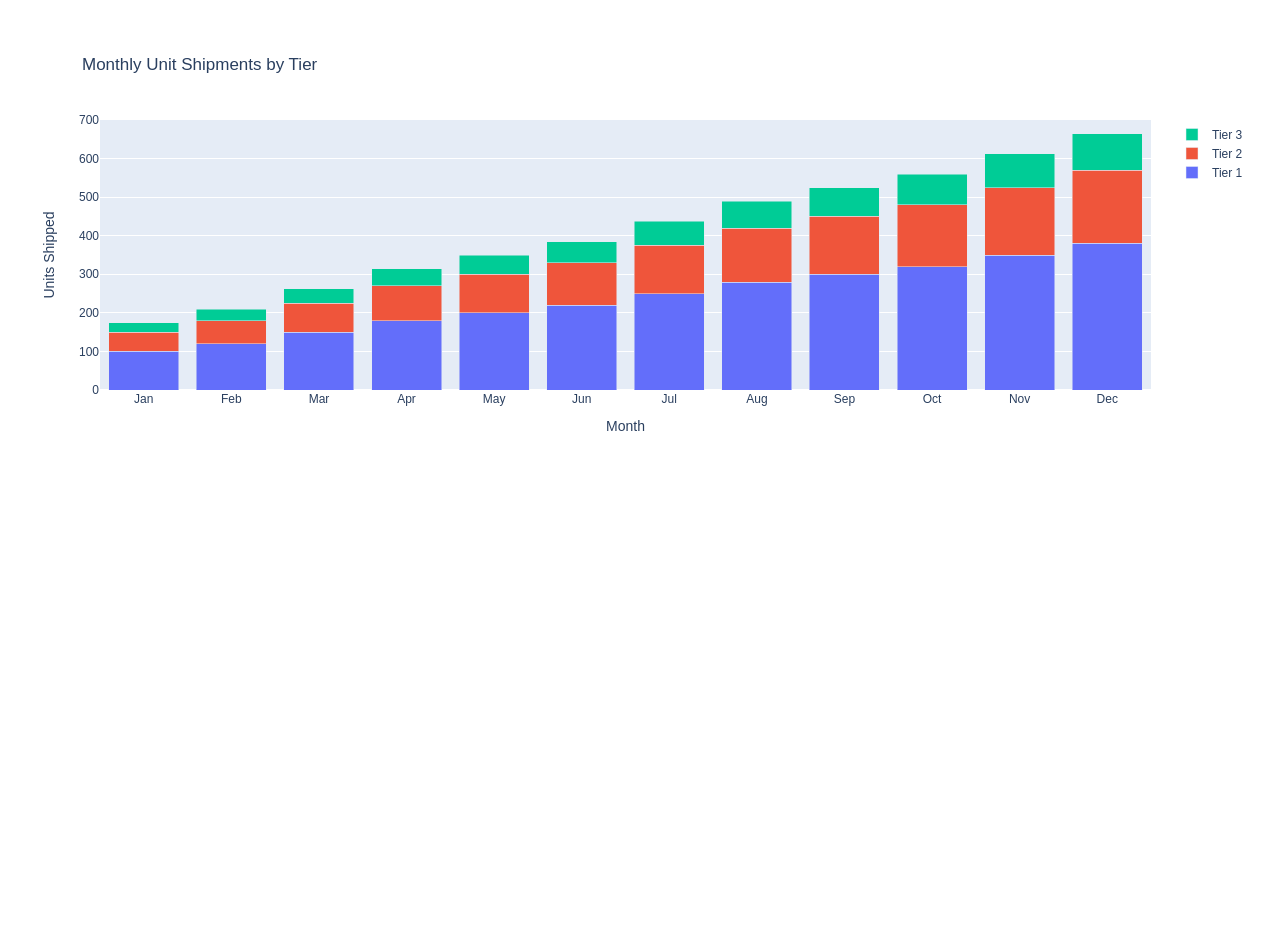
<file: unit_shipments.html>
<!DOCTYPE html>
<html>
<head>
    <meta charset="utf-8" />
    <meta name="viewport" content="width=device-width, initial-scale=1">
    <title>Unit Shipments by Tier</title>
    <style>
        body {
            margin: 0;
            padding: 20px;
            font-family: Arial, sans-serif;
        }
        .plot-container {
            width: 100%;
            height: 100vh;
        }
    </style>
</head>
<body>
    <div class="plot-container">
        <script type="text/javascript">window.PlotlyConfig = {MathJaxConfig: 'local'};</script>
        <script src="https://cdn.plot.ly/plotly-2.24.1.min.js"></script>
        <div id="plot"></div>
        <script type="text/javascript">
            var data = [{
                "hovertemplate": "Month=%{x}<br>Units=%{y}<extra></extra>",
                "legendgroup": "",
                "marker": {"color": "#636efa"},
                "name": "Tier 1",
                "showlegend": true,
                "x": ["Jan", "Feb", "Mar", "Apr", "May", "Jun", "Jul", "Aug", "Sep", "Oct", "Nov", "Dec"],
                "xaxis": "x",
                "y": [100, 120, 150, 180, 200, 220, 250, 280, 300, 320, 350, 380],
                "yaxis": "y",
                "type": "bar"
            }, {
                "hovertemplate": "Month=%{x}<br>Units=%{y}<extra></extra>",
                "legendgroup": "",
                "marker": {"color": "#EF553B"},
                "name": "Tier 2",
                "showlegend": true,
                "x": ["Jan", "Feb", "Mar", "Apr", "May", "Jun", "Jul", "Aug", "Sep", "Oct", "Nov", "Dec"],
                "xaxis": "x",
                "y": [50, 60, 75, 90, 100, 110, 125, 140, 150, 160, 175, 190],
                "yaxis": "y",
                "type": "bar"
            }, {
                "hovertemplate": "Month=%{x}<br>Units=%{y}<extra></extra>",
                "legendgroup": "",
                "marker": {"color": "#00cc96"},
                "name": "Tier 3",
                "showlegend": true,
                "x": ["Jan", "Feb", "Mar", "Apr", "May", "Jun", "Jul", "Aug", "Sep", "Oct", "Nov", "Dec"],
                "xaxis": "x",
                "y": [25, 30, 38, 45, 50, 55, 63, 70, 75, 80, 88, 95],
                "yaxis": "y",
                "type": "bar"
            }];
            var layout = {
                "template": {
                    "data": {
                        "histogram2dcontour": [{"type": "histogram2dcontour", "colorbar": {"outlinewidth": 0, "ticks": ""}, "colorscale": [[0.0, "#0d0887"], [0.1111111111111111, "#46039f"], [0.2222222222222222, "#7201a8"], [0.3333333333333333, "#9c179e"], [0.4444444444444444, "#bd3786"], [0.5555555555555556, "#d8576b"], [0.6666666666666666, "#ed7953"], [0.7777777777777778, "#fb9f3a"], [0.8888888888888888, "#fdca26"], [1.0, "#f0f921"]]}],
                        "choropleth": [{"type": "choropleth", "colorbar": {"outlinewidth": 0, "ticks": ""}}],
                        "histogram2d": [{"type": "histogram2d", "colorbar": {"outlinewidth": 0, "ticks": ""}, "colorscale": [[0.0, "#0d0887"], [0.1111111111111111, "#46039f"], [0.2222222222222222, "#7201a8"], [0.3333333333333333, "#9c179e"], [0.4444444444444444, "#bd3786"], [0.5555555555555556, "#d8576b"], [0.6666666666666666, "#ed7953"], [0.7777777777777778, "#fb9f3a"], [0.8888888888888888, "#fdca26"], [1.0, "#f0f921"]]}],
                        "heatmap": [{"type": "heatmap", "colorbar": {"outlinewidth": 0, "ticks": ""}, "colorscale": [[0.0, "#0d0887"], [0.1111111111111111, "#46039f"], [0.2222222222222222, "#7201a8"], [0.3333333333333333, "#9c179e"], [0.4444444444444444, "#bd3786"], [0.5555555555555556, "#d8576b"], [0.6666666666666666, "#ed7953"], [0.7777777777777778, "#fb9f3a"], [0.8888888888888888, "#fdca26"], [1.0, "#f0f921"]]}],
                        "contourcarpet": [{"type": "contourcarpet", "colorbar": {"outlinewidth": 0, "ticks": ""}}],
                        "contour": [{"type": "contour", "colorbar": {"outlinewidth": 0, "ticks": ""}, "colorscale": [[0.0, "#0d0887"], [0.1111111111111111, "#46039f"], [0.2222222222222222, "#7201a8"], [0.3333333333333333, "#9c179e"], [0.4444444444444444, "#bd3786"], [0.5555555555555556, "#d8576b"], [0.6666666666666666, "#ed7953"], [0.7777777777777778, "#fb9f3a"], [0.8888888888888888, "#fdca26"], [1.0, "#f0f921"]]}],
                        "surface": [{"type": "surface", "colorbar": {"outlinewidth": 0, "ticks": ""}, "colorscale": [[0.0, "#0d0887"], [0.1111111111111111, "#46039f"], [0.2222222222222222, "#7201a8"], [0.3333333333333333, "#9c179e"], [0.4444444444444444, "#bd3786"], [0.5555555555555556, "#d8576b"], [0.6666666666666666, "#ed7953"], [0.7777777777777778, "#fb9f3a"], [0.8888888888888888, "#fdca26"], [1.0, "#f0f921"]]}],
                        "mesh3d": [{"type": "mesh3d", "colorbar": {"outlinewidth": 0, "ticks": ""}}],
                        "scatter": [{"fillpattern": {"fillmode": "overlay", "size": 10, "solidity": 0.2}, "type": "scatter"}],
                        "parcoords": [{"type": "parcoords", "line": {"colorbar": {"outlinewidth": 0, "ticks": ""}}}],
                        "scatterpolargl": [{"type": "scatterpolargl", "marker": {"colorbar": {"outlinewidth": 0, "ticks": ""}}}],
                        "bar": [{"error_x": {"color": "#2a3f5f"}, "error_y": {"color": "#2a3f5f"}, "marker": {"line": {"color": "#E5ECF6", "width": 0.5}, "pattern": {"fillmode": "overlay", "size": 10, "solidity": 0.2}}, "type": "bar"}],
                        "scattergeo": [{"type": "scattergeo", "marker": {"colorbar": {"outlinewidth": 0, "ticks": ""}}}],
                        "scatterpolar": [{"type": "scatterpolar", "marker": {"colorbar": {"outlinewidth": 0, "ticks": ""}}}],
                        "histogram": [{"marker": {"pattern": {"fillmode": "overlay", "size": 10, "solidity": 0.2}}, "type": "histogram"}],
                        "scattergl": [{"type": "scattergl", "marker": {"colorbar": {"outlinewidth": 0, "ticks": ""}}}],
                        "scatter3d": [{"type": "scatter3d", "line": {"colorbar": {"outlinewidth": 0, "ticks": ""}}, "marker": {"colorbar": {"outlinewidth": 0, "ticks": ""}}}],
                        "scattermap": [{"type": "scattermap", "marker": {"colorbar": {"outlinewidth": 0, "ticks": ""}}}],
                        "scattermapbox": [{"type": "scattermapbox", "marker": {"colorbar": {"outlinewidth": 0, "ticks": ""}}}],
                        "scatterternary": [{"type": "scatterternary", "marker": {"colorbar": {"outlinewidth": 0, "ticks": ""}}}],
                        "scattercarpet": [{"type": "scattercarpet", "marker": {"colorbar": {"outlinewidth": 0, "ticks": ""}}}],
                        "carpet": [{"aaxis": {"endlinecolor": "#2a3f5f", "gridcolor": "white", "linecolor": "white", "minorgridcolor": "white", "startlinecolor": "#2a3f5f"}, "baxis": {"endlinecolor": "#2a3f5f", "gridcolor": "white", "linecolor": "white", "minorgridcolor": "white", "startlinecolor": "#2a3f5f"}, "type": "carpet"}],
                        "table": [{"cells": {"fill": {"color": "#EBF0F8"}, "line": {"color": "white"}}, "header": {"fill": {"color": "#C8D4E3"}, "line": {"color": "white"}}, "type": "table"}],
                        "barpolar": [{"marker": {"line": {"color": "#E5ECF6", "width": 0.5}, "pattern": {"fillmode": "overlay", "size": 10, "solidity": 0.2}}, "type": "barpolar"}],
                        "pie": [{"automargin": true, "type": "pie"}]
                    },
                    "layout": {
                        "autotypenumbers": "strict",
                        "colorway": ["#636efa", "#EF553B", "#00cc96", "#ab63fa", "#FFA15A", "#19d3f3", "#FF6692", "#B6E880", "#FF97FF", "#FECB52"],
                        "font": {"color": "#2a3f5f"},
                        "hovermode": "closest",
                        "hoverlabel": {"align": "left"},
                        "paper_bgcolor": "white",
                        "plot_bgcolor": "#E5ECF6",
                        "polar": {"bgcolor": "#E5ECF6", "angularaxis": {"gridcolor": "white", "linecolor": "white", "ticks": ""}, "radialaxis": {"gridcolor": "white", "linecolor": "white", "ticks": ""}},
                        "ternary": {"bgcolor": "#E5ECF6", "aaxis": {"gridcolor": "white", "linecolor": "white", "ticks": ""}, "baxis": {"gridcolor": "white", "linecolor": "white", "ticks": ""}, "caxis": {"gridcolor": "white", "linecolor": "white", "ticks": ""}},
                        "coloraxis": {"colorbar": {"outlinewidth": 0, "ticks": ""}},
                        "colorscale": {
                            "sequential": [[0.0, "#0d0887"], [0.1111111111111111, "#46039f"], [0.2222222222222222, "#7201a8"], [0.3333333333333333, "#9c179e"], [0.4444444444444444, "#bd3786"], [0.5555555555555556, "#d8576b"], [0.6666666666666666, "#ed7953"], [0.7777777777777778, "#fb9f3a"], [0.8888888888888888, "#fdca26"], [1.0, "#f0f921"]],
                            "sequentialminus": [[0.0, "#0d0887"], [0.1111111111111111, "#46039f"], [0.2222222222222222, "#7201a8"], [0.3333333333333333, "#9c179e"], [0.4444444444444444, "#bd3786"], [0.5555555555555556, "#d8576b"], [0.6666666666666666, "#ed7953"], [0.7777777777777778, "#fb9f3a"], [0.8888888888888888, "#fdca26"], [1.0, "#f0f921"]],
                            "diverging": [[0, "#8e0152"], [0.1, "#c51b7d"], [0.2, "#de77ae"], [0.3, "#f1b6da"], [0.4, "#fde0ef"], [0.5, "#f7f7f7"], [0.6, "#e6f5d0"], [0.7, "#b8e186"], [0.8, "#7fbc41"], [0.9, "#4d9221"], [1, "#276419"]]
                        },
                        "xaxis": {"gridcolor": "white", "linecolor": "white", "ticks": "", "title": {"standoff": 15}, "zerolinecolor": "white", "automargin": true, "zerolinewidth": 2},
                        "yaxis": {"gridcolor": "white", "linecolor": "white", "ticks": "", "title": {"standoff": 15}, "zerolinecolor": "white", "automargin": true, "zerolinewidth": 2},
                        "scene": {
                            "xaxis": {"backgroundcolor": "#E5ECF6", "gridcolor": "white", "linecolor": "white", "showbackground": true, "ticks": "", "zerolinecolor": "white", "gridwidth": 2},
                            "yaxis": {"backgroundcolor": "#E5ECF6", "gridcolor": "white", "linecolor": "white", "showbackground": true, "ticks": "", "zerolinecolor": "white", "gridwidth": 2},
                            "zaxis": {"backgroundcolor": "#E5ECF6", "gridcolor": "white", "linecolor": "white", "showbackground": true, "ticks": "", "zerolinecolor": "white", "gridwidth": 2}
                        },
                        "shapedefaults": {"line": {"color": "#2a3f5f"}},
                        "annotationdefaults": {"arrowcolor": "#2a3f5f", "arrowhead": 0, "arrowwidth": 1},
                        "geo": {"bgcolor": "white", "landcolor": "#E5ECF6", "subunitcolor": "white", "showland": true, "showlakes": true, "lakecolor": "white"},
                        "title": {"x": 0.05},
                        "mapbox": {"style": "light"}
                    }
                },
                "xaxis": {"anchor": "y", "domain": [0.0, 1.0], "title": {"text": "Month"}},
                "yaxis": {"anchor": "x", "domain": [0.0, 1.0], "title": {"text": "Units Shipped"}},
                "legend": {"tracegroupgap": 0},
                "title": {"text": "Monthly Unit Shipments by Tier"},
                "barmode": "stack"
            };
            Plotly.newPlot('plot', data, layout, {responsive: true});
        </script>
    </div>
</body>
</html>
</file>
<file: styles.css>
:root {
    --brand-blue: #0052cc;
    --brand-dark: #202124;
    --brand-light: #f8f9fa;
    --brand-accent: #ea4335;
    --hardware-yellow: #FFA500;
    --software-orange: #FF6B00;
    --support-red: #FF3B30;
    --aim-pink: #FF2D55;
    --contributor-teal: #00BFA5;
    --enterprise-cyan: #00BCD4;
    --text-muted: #5f6368;
}

* {
    margin: 0;
    padding: 0;
    box-sizing: border-box;
}

body {
    font-family: -apple-system, BlinkMacSystemFont, 'Segoe UI', Roboto, Oxygen, Ubuntu, Cantarell, sans-serif;
    line-height: 1.6;
    color: var(--brand-dark);
    background: var(--brand-light);
}

header {
    background: white;
    padding: 1rem 2rem;
    box-shadow: 0 2px 4px rgba(0,0,0,0.1);
    display: flex;
    align-items: center;
    gap: 1rem;
}

.logo {
    height: 40px;
}

header h1 {
    font-size: 1.5rem;
    color: var(--brand-dark);
    font-weight: 500;
}

nav {
    background: white;
    padding: 0.5rem 2rem;
    position: sticky;
    top: 0;
    z-index: 100;
    box-shadow: 0 2px 4px rgba(0,0,0,0.1);
}

nav ul {
    list-style: none;
    display: flex;
    gap: 2rem;
    overflow-x: auto;
}

nav a {
    color: var(--brand-dark);
    text-decoration: none;
    font-weight: 500;
    padding: 0.5rem 0;
    border-bottom: 2px solid transparent;
    transition: all 0.2s;
}

nav a:hover {
    color: var(--brand-blue);
    border-bottom-color: var(--brand-blue);
}

.kpi-grid {
    display: grid;
    grid-template-columns: repeat(3, 1fr);
    gap: 32px;
    margin: 32px 0;
    padding: 0 32px;
}

.kpi-card {
    background: white;
    border-radius: 8px;
    padding: 24px;
    box-shadow: 0 1px 4px rgba(0,0,0,0.1);
    transition: all 0.2s ease;
    position: relative;
    overflow: hidden;
}

.kpi-card:hover {
    box-shadow: 0 4px 16px rgba(0,0,0,0.15);
    transform: translateY(-2px);
}

.kpi-header {
    display: flex;
    align-items: center;
    gap: 8px;
    margin-bottom: 16px;
}

.kpi-header h4 {
    margin: 0;
    font-size: 16px;
    font-weight: 600;
    color: var(--brand-blue);
    text-transform: uppercase;
    letter-spacing: 0.5px;
}

.kpi-value {
    font-size: 36px;
    font-weight: 700;
    color: var(--brand-dark);
    margin: 8px 0;
    text-align: right;
}

.kpi-caption {
    font-size: 12px;
    color: var(--text-muted);
    margin-top: 4px;
}

.dot {
    width: 10px;
    height: 10px;
    border-radius: 50%;
}

.dot.yellow { background: var(--hardware-yellow); }
.dot.orange { background: var(--software-orange); }
.dot.red { background: var(--support-red); }
.dot.pink { background: var(--aim-pink); }
.dot.teal { background: var(--contributor-teal); }
.dot.cyan { background: var(--enterprise-cyan); }

.sparkline {
    width: 100%;
    height: 24px;
    margin-top: 8px;
}

/* Responsive adjustments */
@media (max-width: 1024px) {
    .kpi-grid {
        grid-template-columns: repeat(2, 1fr);
    }
}

@media (max-width: 768px) {
    .kpi-grid {
        grid-template-columns: 1fr;
    }
    
    .kpi-card {
        padding: 20px;
    }
    
    .kpi-value {
        font-size: 32px;
    }
}

/* Divider between KPIs and charts */
.chart-grid {
    margin-top: 48px;
    padding-top: 32px;
    border-top: 1px solid rgba(0,0,0,0.1);
}

.chart-card {
    background: white;
    border-radius: 8px;
    box-shadow: 0 2px 8px rgba(0,0,0,0.1);
    padding: 1rem;
    transition: transform 0.2s;
}

.chart-card:hover {
    transform: translateY(-2px);
}

.chart-card h4 {
    margin-top: 0;
    margin-bottom: 1rem;
    font-size: 1.1rem;
    color: var(--brand-dark);
    font-weight: 500;
}

.chart-card iframe {
    width: 100%;
    height: 350px;
    border: none;
    border-radius: 4px;
}

footer {
    text-align: center;
    padding: 2rem;
    background: white;
    color: var(--brand-dark);
    margin-top: 2rem;
}
</file>
